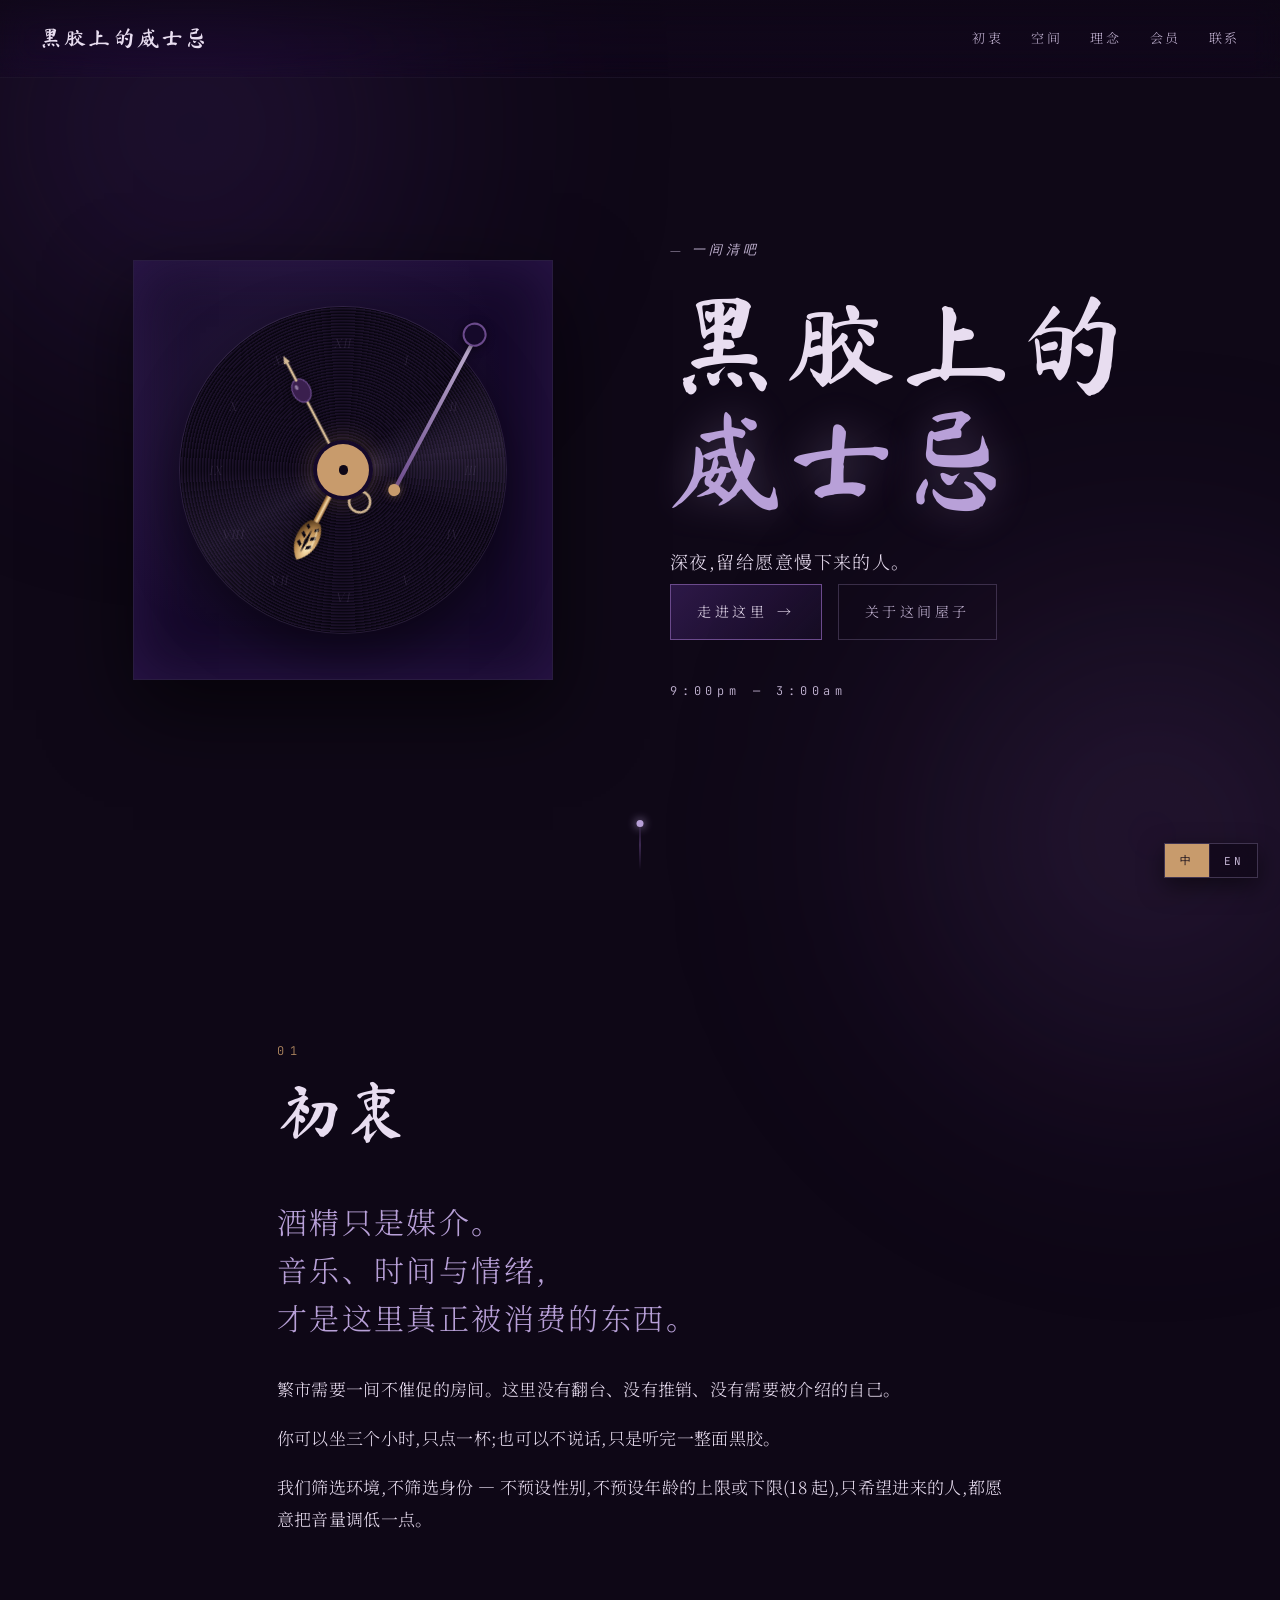
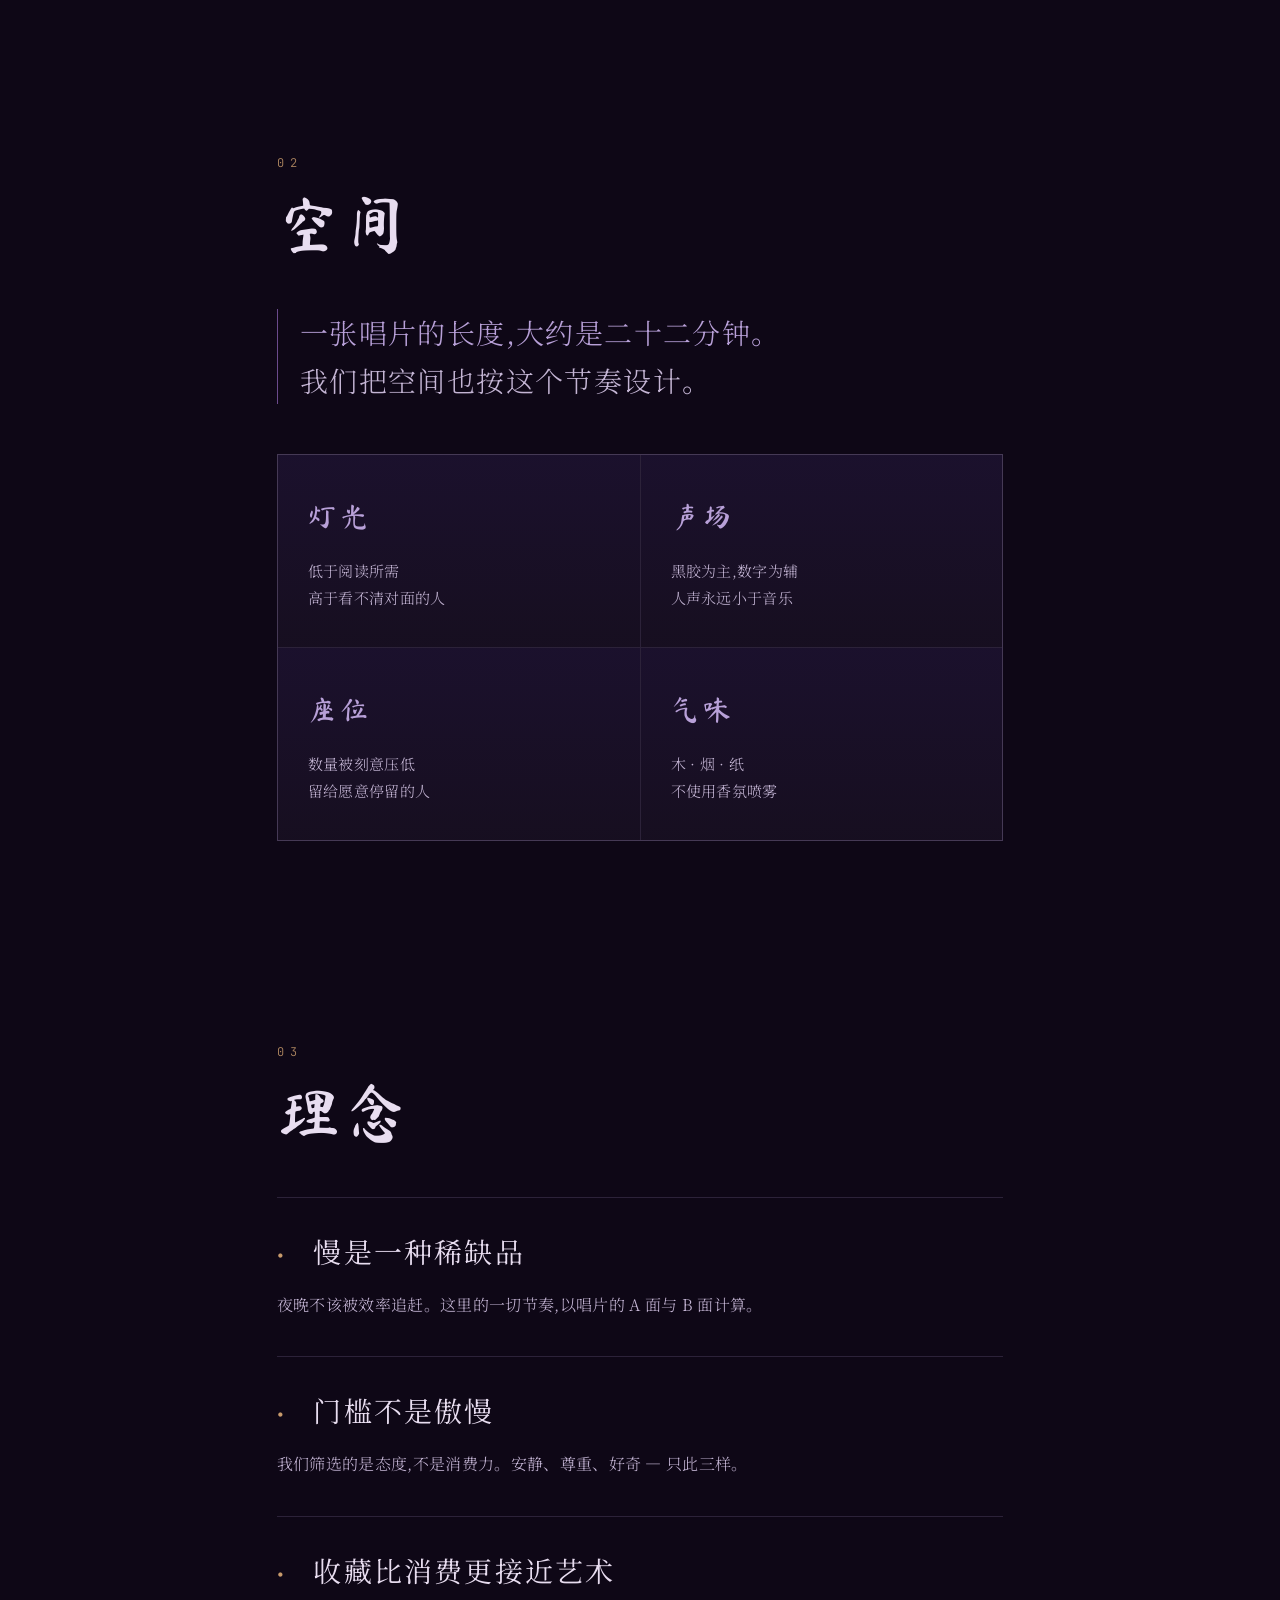
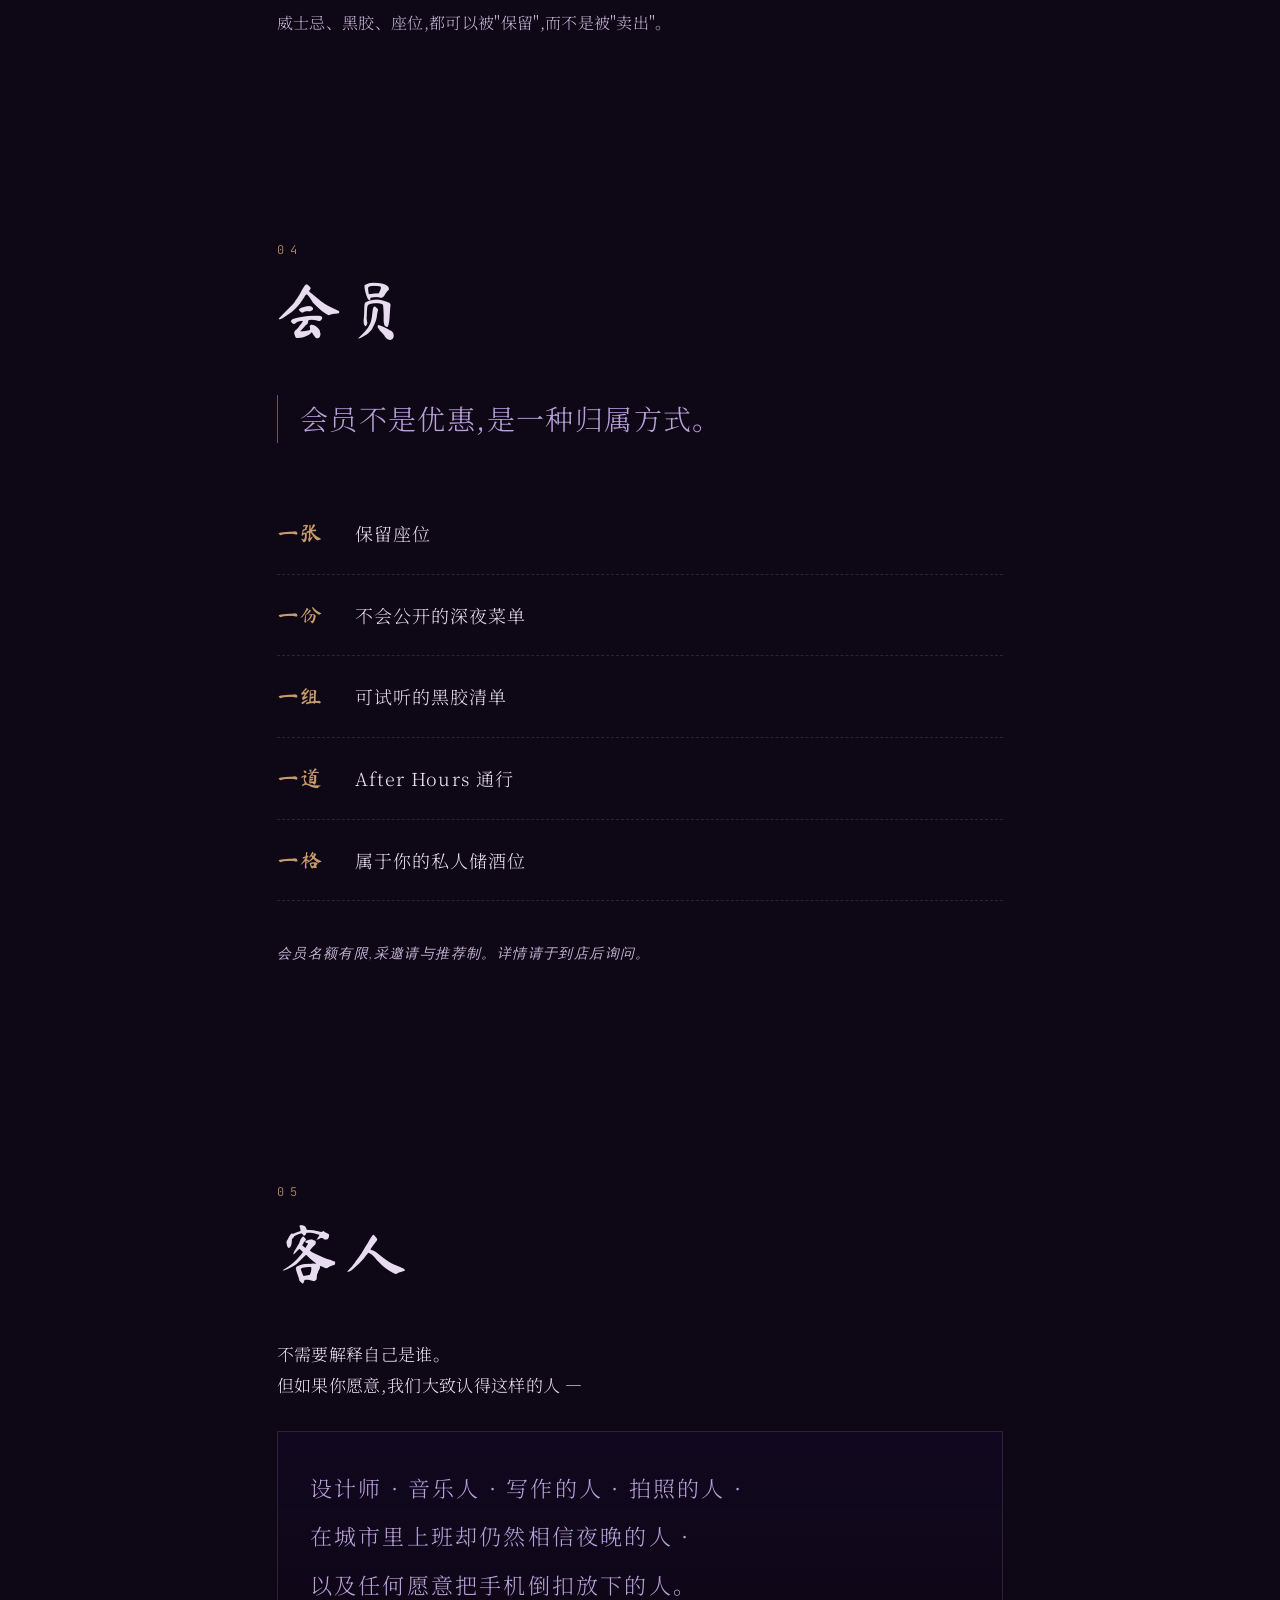
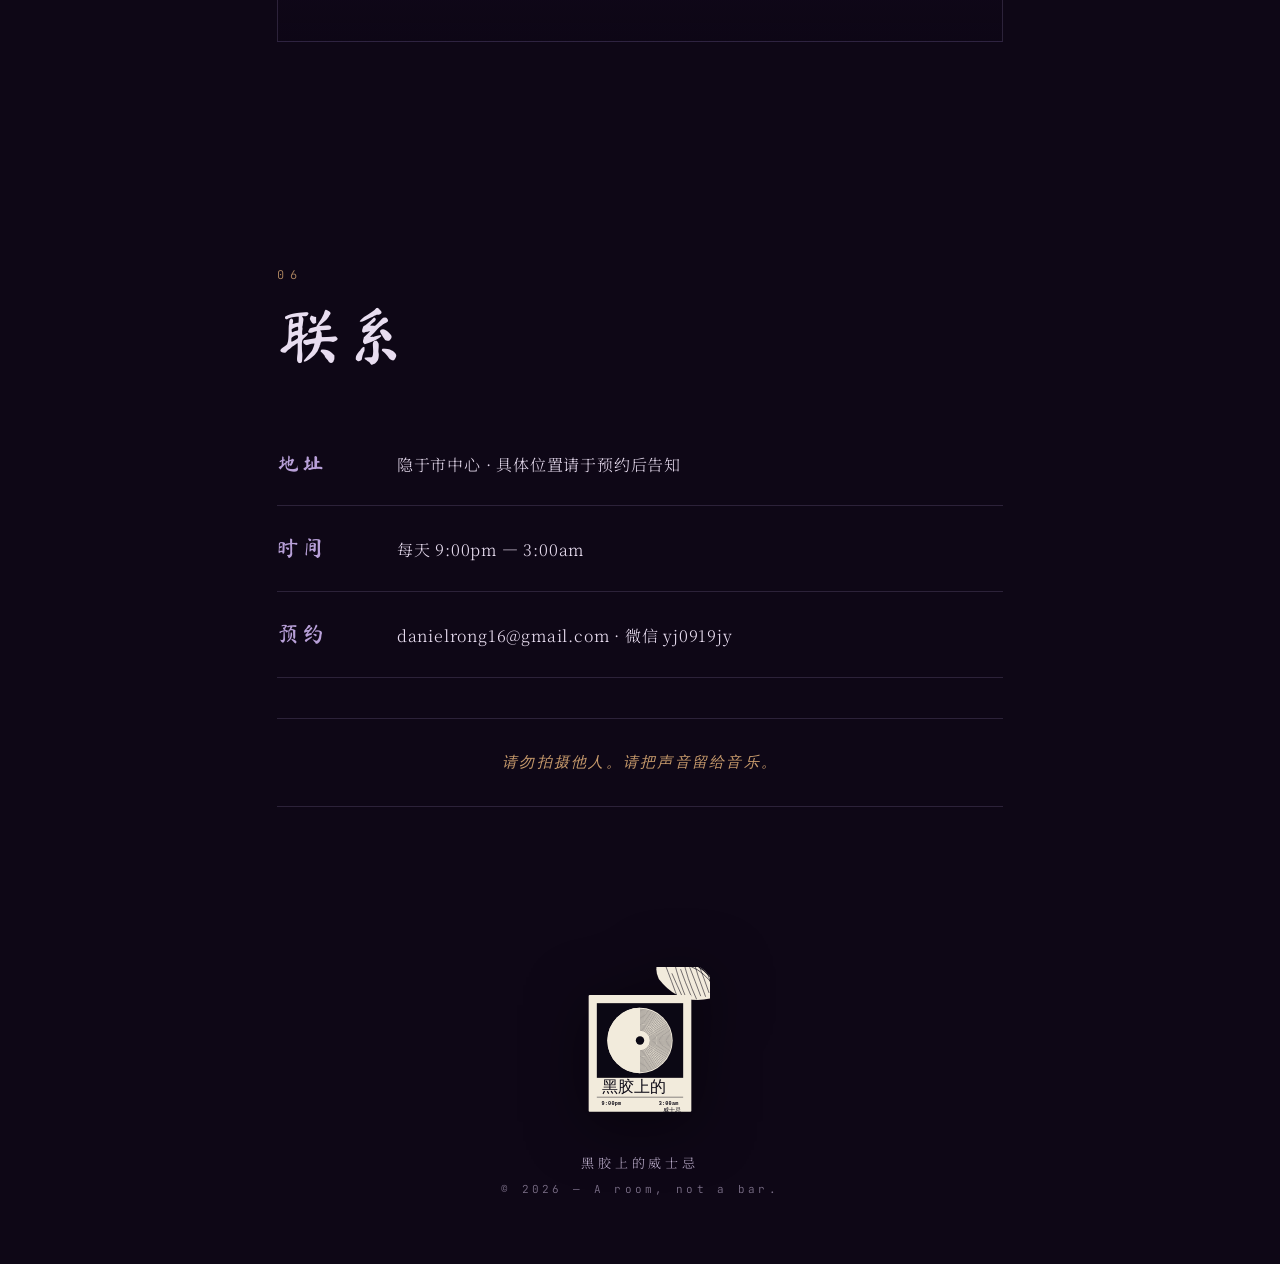
<file: index.html>
<!doctype html>
<html lang="zh-CN" data-lang="zh">
<head>
  <meta charset="utf-8" />
  <meta name="viewport" content="width=device-width,initial-scale=1,viewport-fit=cover" />
  <title data-i18n="title.page">黑胶上的威士忌 · Whiskey on Vinyl</title>
  <meta name="description" content="深夜的一间清吧 — A late-night listening room." />
  <meta name="theme-color" content="#0E0716" />
  <meta http-equiv="Cache-Control" content="no-cache, no-store, must-revalidate" />
  <meta http-equiv="Pragma" content="no-cache" />
  <meta http-equiv="Expires" content="0" />
  <link rel="icon" type="image/svg+xml" href="logo.svg" />
  <link rel="preconnect" href="https://fonts.googleapis.com" />
  <link rel="preconnect" href="https://fonts.gstatic.com" crossorigin />
  <link href="https://fonts.googleapis.com/css2?family=Ma+Shan+Zheng&family=Noto+Serif+SC:wght@300;400;600&family=Cormorant+Garamond:ital,wght@0,300;0,400;0,600;1,300;1,400&family=JetBrains+Mono:wght@300;400&display=swap" rel="stylesheet" />
  <link rel="stylesheet" href="styles.css?v=8" />
</head>
<body>

<!-- ambient grain & glow -->
<div class="grain" aria-hidden="true"></div>
<div class="glow glow-a" aria-hidden="true"></div>
<div class="glow glow-b" aria-hidden="true"></div>

<!-- nav -->
<header class="nav">
  <a class="nav-brand" href="#top">
    <span class="nav-brand-zh" data-lang-only="zh">黑胶上的威士忌</span>
    <span class="nav-brand-en" data-lang-only="en">Whiskey on Vinyl</span>
  </a>
  <nav class="nav-links">
    <a href="#about" data-i18n="nav.about">初衷</a>
    <a href="#room" data-i18n="nav.room">空间</a>
    <a href="#philosophy" data-i18n="nav.philosophy">理念</a>
    <a href="#members" data-i18n="nav.members">会员</a>
    <a href="#contact" data-i18n="nav.contact">联系</a>
  </nav>
</header>

<!-- HERO -->
<section id="top" class="hero">
  <div class="hero-inner">
    <div class="hero-art">
      <div class="vinyl-frame">
        <div class="vinyl">
          <div class="vinyl-disc"></div>
          <svg class="vinyl-clock" viewBox="-100 -100 200 200" aria-hidden="true" preserveAspectRatio="xMidYMid meet">
            <defs>
              <!-- shaft: horizontal cylindrical gradient (dark edge → bright stripe → dark edge) -->
              <linearGradient id="shaftGrad" x1="0" y1="0" x2="1" y2="0">
                <stop offset="0%"   stop-color="#5b3818"/>
                <stop offset="22%"  stop-color="#a87a4a"/>
                <stop offset="46%"  stop-color="#f3d7a4"/>
                <stop offset="70%"  stop-color="#b7884e"/>
                <stop offset="100%" stop-color="#4a2c10"/>
              </linearGradient>
              <!-- bowl: off-center radial gradient for 3D teardrop -->
              <radialGradient id="bowlGrad" cx="0.32" cy="0.32" r="0.85">
                <stop offset="0%"   stop-color="#fbe9bb"/>
                <stop offset="22%"  stop-color="#e6c189"/>
                <stop offset="55%"  stop-color="#b7884e"/>
                <stop offset="100%" stop-color="#3d260f"/>
              </radialGradient>
              <!-- cap: same cylinder feel, narrower -->
              <linearGradient id="capGrad" x1="0" y1="0" x2="1" y2="0">
                <stop offset="0%"   stop-color="#5b3818"/>
                <stop offset="35%"  stop-color="#e6c189"/>
                <stop offset="70%"  stop-color="#b7884e"/>
                <stop offset="100%" stop-color="#4a2c10"/>
              </linearGradient>
            </defs>

            <g class="clock-numerals">
              <text x="0"      y="-78"   text-anchor="middle" dominant-baseline="central">XII</text>
              <text x="39"     y="-67.5" text-anchor="middle" dominant-baseline="central">I</text>
              <text x="67.5"   y="-39"   text-anchor="middle" dominant-baseline="central">II</text>
              <text x="78"     y="0"     text-anchor="middle" dominant-baseline="central">III</text>
              <text x="67.5"   y="39"    text-anchor="middle" dominant-baseline="central">IV</text>
              <text x="39"     y="67.5"  text-anchor="middle" dominant-baseline="central">V</text>
              <text x="0"      y="78"    text-anchor="middle" dominant-baseline="central">VI</text>
              <text x="-39"    y="67.5"  text-anchor="middle" dominant-baseline="central">VII</text>
              <text x="-67.5"  y="39"    text-anchor="middle" dominant-baseline="central">VIII</text>
              <text x="-78"    y="0"     text-anchor="middle" dominant-baseline="central">IX</text>
              <text x="-67.5"  y="-39"   text-anchor="middle" dominant-baseline="central">X</text>
              <text x="-39"    y="-67.5" text-anchor="middle" dominant-baseline="central">XI</text>
            </g>

            <!-- hour hand: absinthe spoon (苦艾酒匙) — flat slotted leaf head + short handle + small knob -->
            <g class="clock-hand clock-hand--hour" id="handHour">
              <!-- leaf-shaped slotted head, holes via fill-rule evenodd -->
              <path class="absinthe-head" fill-rule="evenodd" d="
                M 0 -62
                C -5 -58 -7 -52 -7 -47
                C -7 -42 -5 -38 -3 -36
                L 3 -36
                C 5 -38 7 -42 7 -47
                C 7 -52 5 -58 0 -62 Z
                M 0 -57 L 1.1 -49 L 0 -41 L -1.1 -49 Z
                M -2 -54 L -4.8 -52 L -4.2 -50 L -1.6 -52 Z
                M  2 -54 L  4.8 -52 L  4.2 -50 L  1.6 -52 Z
                M -2 -48 L -4.8 -46 L -4.2 -44 L -1.6 -46 Z
                M  2 -48 L  4.8 -46 L  4.2 -44 L  1.6 -46 Z
                M -2 -42 L -4.2 -40.5 L -3.6 -38.8 L -1.6 -40.3 Z
                M  2 -42 L  4.2 -40.5 L  3.6 -38.8 L  1.6 -40.3 Z
              "/>
              <!-- highlight gleam on leaf -->
              <path class="absinthe-head-shine" d="M -4.2 -54 Q -5 -47 -3 -40"/>
              <!-- short flat handle, slightly tapered near the head -->
              <path class="absinthe-handle" d="
                M -1.9 -36
                L -1.4 8
                Q -1.4 11.5 -2.4 12
                L  2.4 12
                Q  1.4 11.5  1.4 8
                L  1.9 -36 Z
              "/>
              <line class="absinthe-handle-shine" x1="-0.6" y1="-34" x2="-0.6" y2="9"/>
              <!-- small end knob -->
              <circle class="absinthe-knob" cx="0" cy="14" r="2.8"/>
            </g>

            <!-- minute hand: cocktail pick (水果长签) — wooden skewer piercing an olive -->
            <g class="clock-hand clock-hand--minute" id="handMinute">
              <!-- handle loop at the back -->
              <circle class="pick-loop" cx="0" cy="22" r="6.5"/>
              <!-- wooden skewer, lower section -->
              <line class="pick-stick" x1="0" y1="15" x2="0" y2="-50"/>
              <!-- olive (dark plum), with a small specular highlight + leaf nub -->
              <ellipse class="olive"           cx="0"    cy="-55"   rx="5.5" ry="7.5"/>
              <ellipse class="olive-highlight" cx="-1.8" cy="-58"   rx="1"   ry="1.6"/>
              <path    class="olive-nub"       d="M -1 -62 Q 0 -64.5 1 -62 Z"/>
              <!-- skewer tip emerging from the top of the olive -->
              <line class="pick-stick" x1="0" y1="-62" x2="0" y2="-74"/>
              <path class="pick-tip" d="M -2 -74 L 2 -74 L 0 -79 Z"/>
            </g>
          </svg>
          <div class="vinyl-center"></div>
          <div class="vinyl-arm"></div>
        </div>
      </div>
    </div>
    <div class="hero-text">
      <p class="hero-eyebrow" data-i18n="hero.eyebrow">— 一间清吧</p>
      <h1 class="hero-title" data-i18n="hero.title"><span>黑胶上的</span><br/><em>威士忌</em></h1>
      <p class="hero-sub" data-i18n="hero.sub">深夜,留给愿意慢下来的人。</p>
      <div class="hero-cta">
        <a href="#about" class="cta" data-i18n="hero.cta1">走进这里 <span aria-hidden="true">→</span></a>
        <a href="#room" class="cta cta-ghost" data-i18n="hero.cta2">关于这间屋子</a>
      </div>
      <p class="hero-time">9:00pm — 3:00am</p>
    </div>
  </div>
  <div class="scroll-cue" aria-hidden="true"><span></span></div>
</section>

<!-- ABOUT -->
<section id="about" class="block">
  <div class="block-num">01</div>
  <h2 class="block-title" data-i18n="about.title">初衷</h2>
  <div class="block-body">
    <p class="lead" data-i18n="about.lead">酒精只是媒介。<br/>音乐、时间与情绪,<br/>才是这里真正被消费的东西。</p>
    <p data-i18n="about.p1">繁市需要一间不催促的房间。这里没有翻台、没有推销、没有需要被介绍的自己。</p>
    <p data-i18n="about.p2">你可以坐三个小时,只点一杯;也可以不说话,只是听完一整面黑胶。</p>
    <p class="muted" data-i18n="about.p3">我们筛选环境,不筛选身份 — 不预设性别,不预设年龄的上限或下限(18 起),只希望进来的人,都愿意把音量调低一点。</p>
  </div>
</section>

<!-- ROOM -->
<section id="room" class="block block-room">
  <div class="block-num">02</div>
  <h2 class="block-title" data-i18n="room.title">空间</h2>
  <p class="block-quote" data-i18n="room.quote">一张唱片的长度,大约是二十二分钟。<br/><span class="muted">我们把空间也按这个节奏设计。</span></p>
  <div class="room-grid">
    <div class="room-cell">
      <div class="room-key" data-i18n="room.light.key">灯光</div>
      <div class="room-val" data-i18n="room.light.val">低于阅读所需<br/>高于看不清对面的人</div>
    </div>
    <div class="room-cell">
      <div class="room-key" data-i18n="room.sound.key">声场</div>
      <div class="room-val" data-i18n="room.sound.val">黑胶为主,数字为辅<br/>人声永远小于音乐</div>
    </div>
    <div class="room-cell">
      <div class="room-key" data-i18n="room.seat.key">座位</div>
      <div class="room-val" data-i18n="room.seat.val">数量被刻意压低<br/>留给愿意停留的人</div>
    </div>
    <div class="room-cell">
      <div class="room-key" data-i18n="room.scent.key">气味</div>
      <div class="room-val" data-i18n="room.scent.val">木 · 烟 · 纸<br/>不使用香氛喷雾</div>
    </div>
  </div>
</section>

<!-- PHILOSOPHY -->
<section id="philosophy" class="block">
  <div class="block-num">03</div>
  <h2 class="block-title" data-i18n="philo.title">理念</h2>
  <div class="philo">
    <article>
      <h3 data-i18n="philo.h1"><span class="ord" aria-hidden="true">•</span> 慢是一种稀缺品</h3>
      <p data-i18n="philo.p1">夜晚不该被效率追赶。这里的一切节奏,以唱片的 A 面与 B 面计算。</p>
    </article>
    <article>
      <h3 data-i18n="philo.h2"><span class="ord" aria-hidden="true">•</span> 门槛不是傲慢</h3>
      <p data-i18n="philo.p2">我们筛选的是态度,不是消费力。安静、尊重、好奇 — 只此三样。</p>
    </article>
    <article>
      <h3 data-i18n="philo.h3"><span class="ord" aria-hidden="true">•</span> 收藏比消费更接近艺术</h3>
      <p data-i18n="philo.p3">威士忌、黑胶、座位,都可以被"保留",而不是被"卖出"。</p>
    </article>
  </div>
</section>

<!-- MEMBERS -->
<section id="members" class="block block-members">
  <div class="block-num">04</div>
  <h2 class="block-title" data-i18n="members.title">会员</h2>
  <p class="block-quote" data-i18n="members.quote">会员不是优惠,是一种归属方式。</p>
  <ul class="member-list">
    <li data-i18n="members.li1"><span>一张</span>保留座位</li>
    <li data-i18n="members.li2"><span>一份</span>不会公开的深夜菜单</li>
    <li data-i18n="members.li3"><span>一组</span>可试听的黑胶清单</li>
    <li data-i18n="members.li4"><span>一道</span>After Hours 通行</li>
    <li data-i18n="members.li5"><span>一格</span>属于你的私人储酒位</li>
  </ul>
  <p class="fine-print" data-i18n="members.fine">会员名额有限,采邀请与推荐制。详情请于到店后询问。</p>
</section>

<!-- WHO -->
<section id="who" class="block block-who">
  <div class="block-num">05</div>
  <h2 class="block-title" data-i18n="who.title">客人</h2>
  <p class="block-body" data-i18n="who.body">不需要解释自己是谁。<br/>但如果你愿意,我们大致认得这样的人 —</p>
  <p class="who-list" data-i18n="who.list">
    设计师 · 音乐人 · 写作的人 · 拍照的人 ·<br/>
    在城市里上班却仍然相信夜晚的人 ·<br/>
    以及任何愿意把手机倒扣放下的人。
  </p>
</section>

<!-- CONTACT -->
<section id="contact" class="block block-contact">
  <div class="block-num">06</div>
  <h2 class="block-title" data-i18n="contact.title">联系</h2>
  <dl class="contact-list">
    <div><dt data-i18n="contact.dt1">地址</dt><dd data-i18n="contact.dd1">隐于市中心 · 具体位置请于预约后告知</dd></div>
    <div><dt data-i18n="contact.dt2">时间</dt><dd data-i18n="contact.dd2">每天 9:00pm — 3:00am</dd></div>
    <div><dt data-i18n="contact.dt3">预约</dt><dd data-i18n="contact.dd3">danielrong16@gmail.com · 微信 yj0919jy</dd></div>
  </dl>
  <p class="manners" data-i18n="contact.manners">请勿拍摄他人。请把声音留给音乐。</p>
</section>

<!-- LOGO MARK FOOTER -->
<footer class="foot">
  <img class="foot-logo" src="logo.svg" alt="黑胶上的威士忌 logo" />
  <p class="foot-line" data-i18n="foot.tagline">黑胶上的威士忌 · Whiskey on Vinyl</p>
  <p class="foot-line muted" data-i18n="foot.copy">© 2026 — A room, not a bar.</p>
</footer>

<!-- language toggle (bottom-right) -->
<div class="lang-toggle" role="group" aria-label="Language / 语言">
  <button type="button" data-set="zh" aria-label="切换到中文">中</button>
  <button type="button" data-set="en" aria-label="Switch to English">EN</button>
</div>

<script src="script.js?v=4"></script>
</body>
</html>
</file>
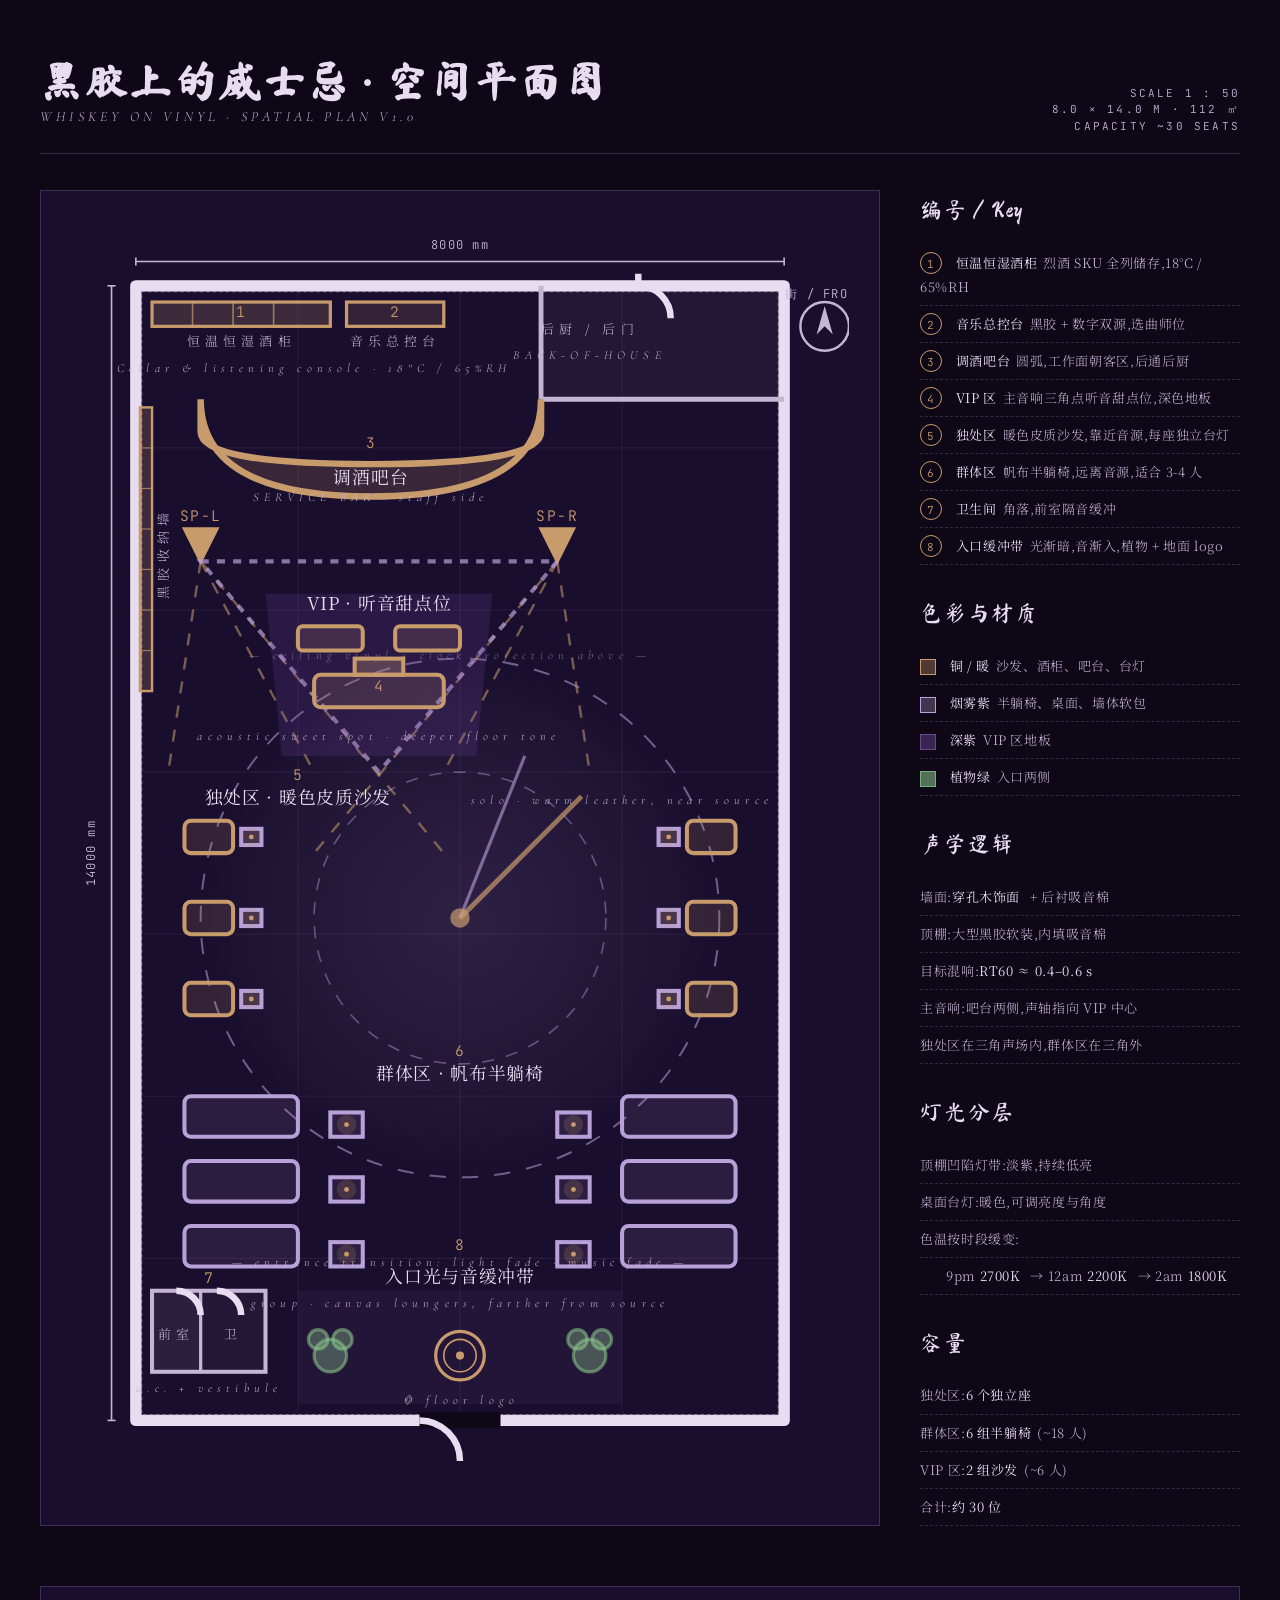
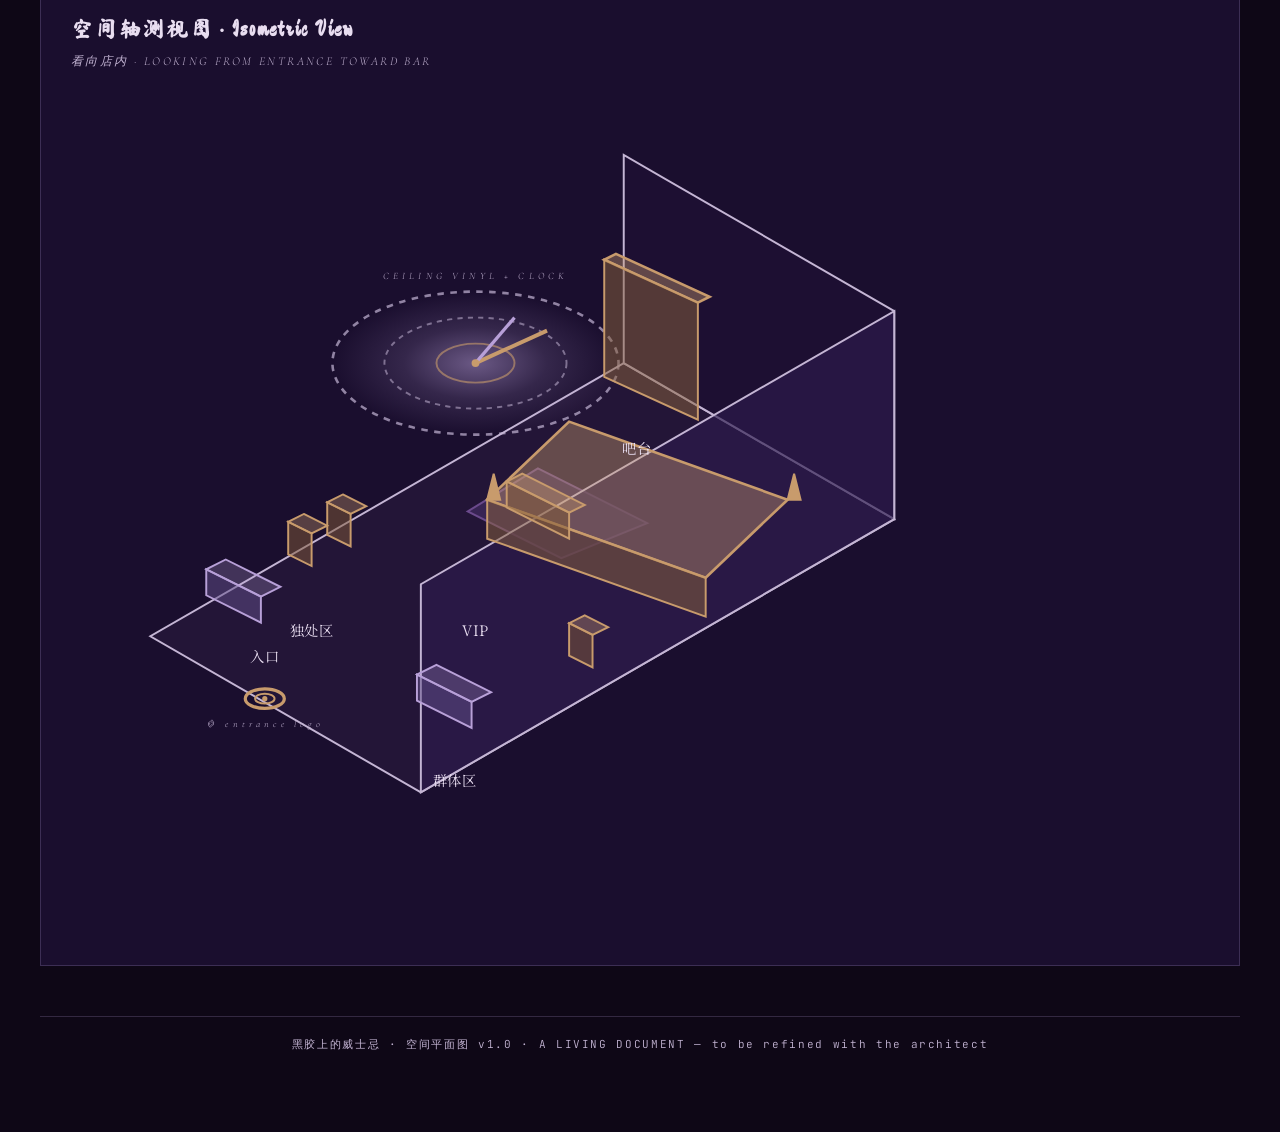
<file: plan/index.html>
<!doctype html>
<html lang="zh-CN">
<head>
  <meta charset="utf-8" />
  <meta name="viewport" content="width=device-width,initial-scale=1" />
  <title>黑胶上的威士忌 · 空间平面图 v1</title>
  <link rel="preconnect" href="https://fonts.googleapis.com" />
  <link rel="preconnect" href="https://fonts.gstatic.com" crossorigin />
  <link href="https://fonts.googleapis.com/css2?family=Ma+Shan+Zheng&family=Noto+Serif+SC:wght@300;400;600&family=Cormorant+Garamond:ital,wght@0,300;0,400;1,300&family=JetBrains+Mono:wght@300;400&display=swap" rel="stylesheet" />
  <style>
    :root {
      --ink-1: #0E0716;
      --plum: #1A0E2E;
      --plum-2: #2D1B4E;
      --smoke: #6B4A8C;
      --mist: #B8A0D8;
      --paper: #E8DDF0;
      --paper-dim: #C4B5D4;
      --copper: #C89B6C;
      --rule: rgba(184,160,216,0.22);
      --vip: rgba(120, 80, 170, 0.18);
      --speaker: #C89B6C;
      --brush: "Ma Shan Zheng", "STKaiti", cursive;
      --serif: "Noto Serif SC", serif;
      --en: "Cormorant Garamond", Georgia, serif;
      --mono: "JetBrains Mono", ui-monospace, monospace;
    }
    * { box-sizing: border-box; }
    html, body {
      margin: 0; padding: 0;
      background: var(--ink-1);
      color: var(--paper);
      font-family: var(--serif);
      font-weight: 300;
      letter-spacing: 0.04em;
    }
    .page {
      max-width: 1400px;
      margin: 0 auto;
      padding: 60px 40px 80px;
    }
    header.top {
      display: flex; align-items: baseline; justify-content: space-between;
      margin-bottom: 36px;
      border-bottom: 1px solid var(--rule);
      padding-bottom: 18px;
    }
    .title {
      font-family: var(--brush);
      font-size: 42px;
      letter-spacing: 0.06em;
      color: var(--paper);
      line-height: 1;
      margin: 0;
    }
    .title-en {
      font-family: var(--en);
      font-style: italic;
      font-size: 14px;
      color: var(--paper-dim);
      letter-spacing: 0.3em;
      text-transform: uppercase;
      margin-top: 6px;
    }
    .meta {
      font-family: var(--mono);
      font-size: 11px;
      color: var(--paper-dim);
      letter-spacing: 0.2em;
      text-align: right;
    }
    .meta div { margin: 2px 0; }
    .layout {
      display: grid;
      grid-template-columns: minmax(0, 1fr) 320px;
      gap: 40px;
    }
    @media (max-width: 1000px) {
      .layout { grid-template-columns: 1fr; }
    }
    .plan-wrap {
      background: var(--plum);
      border: 1px solid var(--rule);
      padding: 30px;
      position: relative;
    }
    svg.plan { width: 100%; height: auto; display: block; }
    .legend {
      font-size: 13px;
      line-height: 1.85;
    }
    .legend h3 {
      font-family: var(--brush);
      font-size: 22px;
      color: var(--paper);
      letter-spacing: 0.08em;
      margin: 28px 0 14px;
      font-weight: 400;
    }
    .legend h3:first-child { margin-top: 0; }
    .legend .swatch {
      display: inline-block;
      width: 16px; height: 16px;
      vertical-align: middle;
      margin-right: 10px;
      border: 1px solid var(--rule);
    }
    .legend ul { list-style: none; padding: 0; margin: 0; }
    .legend li { padding: 6px 0; color: var(--paper-dim); border-bottom: 1px dashed var(--rule); }
    .legend li strong { color: var(--paper); font-weight: 400; margin-right: 6px; }
    .legend .num {
      display: inline-block;
      width: 22px; height: 22px;
      line-height: 22px;
      text-align: center;
      border: 1px solid var(--copper);
      color: var(--copper);
      font-family: var(--mono);
      font-size: 11px;
      margin-right: 10px;
      border-radius: 50%;
    }
    /* SVG styling */
    .wall { fill: none; stroke: var(--paper); stroke-width: 1.4; stroke-linejoin: round; }
    .wall-inner { fill: none; stroke: var(--paper-dim); stroke-width: 0.6; }
    .wall-pattern { stroke: var(--paper-dim); stroke-width: 0.3; opacity: 0.5; }
    .zone-vip { fill: var(--vip); }
    .zone-buffer { fill: rgba(184,160,216,0.05); }
    .zone-back { fill: rgba(255,255,255,0.025); }
    .furniture { fill: rgba(184,160,216,0.10); stroke: var(--mist); stroke-width: 0.5; }
    .furniture-warm { fill: rgba(200,155,108,0.15); stroke: var(--copper); stroke-width: 0.5; }
    .bar-arc { fill: rgba(200,155,108,0.18); stroke: var(--copper); stroke-width: 0.8; }
    .speaker { fill: var(--copper); stroke: var(--copper); stroke-width: 0.4; }
    .speaker-cone { fill: none; stroke: var(--copper); stroke-width: 0.3; stroke-dasharray: 1.5 1.5; opacity: 0.55; }
    .sweet-spot { fill: none; stroke: var(--mist); stroke-width: 0.5; stroke-dasharray: 1 1; opacity: 0.7; }
    .lamp { fill: var(--copper); }
    .lamp-glow { fill: var(--copper); opacity: 0.18; }
    .plant { fill: rgba(140, 200, 140, 0.35); stroke: rgba(140, 200, 140, 0.55); stroke-width: 0.4; }
    .door { fill: none; stroke: var(--paper); stroke-width: 0.8; }
    .label-zh {
      font-family: var(--serif);
      font-size: 2.2px;
      fill: var(--paper);
      font-weight: 400;
      letter-spacing: 0.04em;
    }
    .label-sm {
      font-family: var(--serif);
      font-size: 1.6px;
      fill: var(--paper-dim);
    }
    .label-num {
      font-family: var(--mono);
      font-size: 1.8px;
      fill: var(--copper);
      letter-spacing: 0.1em;
    }
    .label-axis {
      font-family: var(--mono);
      font-size: 1.5px;
      fill: var(--paper-dim);
      letter-spacing: 0.1em;
    }
    .label-en {
      font-family: var(--en);
      font-style: italic;
      font-size: 1.5px;
      fill: var(--paper-dim);
    }
    .grid-line { stroke: rgba(184,160,216,0.08); stroke-width: 0.15; }
    .axis-tick { stroke: var(--paper-dim); stroke-width: 0.2; }

    /* Iso view */
    .iso-wrap {
      margin-top: 60px;
      padding: 30px;
      background: var(--plum);
      border: 1px solid var(--rule);
    }
    .iso-title {
      font-family: var(--brush);
      font-size: 22px;
      color: var(--paper);
      letter-spacing: 0.08em;
      margin: 0 0 10px;
    }
    .iso-note {
      font-family: var(--en);
      font-style: italic;
      font-size: 12px;
      color: var(--paper-dim);
      letter-spacing: 0.2em;
      margin-bottom: 20px;
    }
    svg.iso { width: 100%; height: auto; display: block; }
    .iso-floor { fill: rgba(184,160,216,0.05); stroke: var(--paper-dim); stroke-width: 0.3; }
    .iso-vip { fill: rgba(120, 80, 170, 0.25); stroke: var(--smoke); stroke-width: 0.3; }
    .iso-wall { fill: rgba(45,27,78,0.65); stroke: var(--paper-dim); stroke-width: 0.3; }
    .iso-wall-2 { fill: rgba(30,16,52,0.7); stroke: var(--paper-dim); stroke-width: 0.3; }
    .iso-bar { fill: rgba(200,155,108,0.4); stroke: var(--copper); stroke-width: 0.4; }
    .iso-bar-side { fill: rgba(140,100,60,0.5); stroke: var(--copper); stroke-width: 0.3; }
    .iso-sofa-top { fill: rgba(200,155,108,0.35); stroke: var(--copper); stroke-width: 0.3; }
    .iso-sofa-side { fill: rgba(130,90,55,0.5); stroke: var(--copper); stroke-width: 0.3; }
    .iso-grp-top { fill: rgba(184,160,216,0.25); stroke: var(--mist); stroke-width: 0.3; }
    .iso-grp-side { fill: rgba(100,80,140,0.5); stroke: var(--mist); stroke-width: 0.3; }
    .iso-ceiling-disc { fill: none; stroke: var(--paper-dim); stroke-width: 0.4; stroke-dasharray: 1 1; opacity: 0.55; }
    .iso-speaker { fill: var(--copper); stroke: var(--copper); stroke-width: 0.3; }

    .footer-note {
      margin-top: 50px;
      padding-top: 20px;
      border-top: 1px solid var(--rule);
      font-family: var(--mono);
      font-size: 11px;
      color: var(--paper-dim);
      letter-spacing: 0.15em;
      text-align: center;
    }
  </style>
</head>
<body>

<div class="page">

  <header class="top">
    <div>
      <h1 class="title">黑胶上的威士忌 · 空间平面图</h1>
      <div class="title-en">WHISKEY ON VINYL · SPATIAL PLAN v1.0</div>
    </div>
    <div class="meta">
      <div>SCALE 1 : 50</div>
      <div>8.0 × 14.0 M  ·  112 ㎡</div>
      <div>CAPACITY ~30 SEATS</div>
    </div>
  </header>

  <div class="layout">
    <div class="plan-wrap">
      <!-- ============ TOP-DOWN FLOOR PLAN ============
        viewBox in decimeters: shop is 80 × 140 dm, with 8 dm margin
      -->
      <svg class="plan" viewBox="-8 -8 96 156" preserveAspectRatio="xMidYMid meet">
        <defs>
          <!-- perforated wood pattern -->
          <pattern id="woodWall" x="0" y="0" width="2" height="2" patternUnits="userSpaceOnUse">
            <circle cx="1" cy="1" r="0.15" fill="rgba(184,160,216,0.55)"/>
          </pattern>
          <pattern id="acousticPad" x="0" y="0" width="1.5" height="1.5" patternUnits="userSpaceOnUse">
            <rect width="1.5" height="1.5" fill="rgba(140,100,160,0.10)"/>
            <line x1="0" y1="0" x2="1.5" y2="1.5" stroke="rgba(184,160,216,0.30)" stroke-width="0.1"/>
          </pattern>
          <radialGradient id="ceilingDisc" cx="0.5" cy="0.5" r="0.5">
            <stop offset="0%" stop-color="rgba(184,160,216,0.18)"/>
            <stop offset="80%" stop-color="rgba(184,160,216,0.05)"/>
            <stop offset="100%" stop-color="rgba(184,160,216,0)"/>
          </radialGradient>
        </defs>

        <!-- subtle grid -->
        <g class="grid">
          <line class="grid-line" x1="0"  y1="0" x2="0"  y2="140"/>
          <line class="grid-line" x1="20" y1="0" x2="20" y2="140"/>
          <line class="grid-line" x1="40" y1="0" x2="40" y2="140"/>
          <line class="grid-line" x1="60" y1="0" x2="60" y2="140"/>
          <line class="grid-line" x1="80" y1="0" x2="80" y2="140"/>
          <line class="grid-line" x1="0" y1="0"   x2="80" y2="0"/>
          <line class="grid-line" x1="0" y1="20"  x2="80" y2="20"/>
          <line class="grid-line" x1="0" y1="40"  x2="80" y2="40"/>
          <line class="grid-line" x1="0" y1="60"  x2="80" y2="60"/>
          <line class="grid-line" x1="0" y1="80"  x2="80" y2="80"/>
          <line class="grid-line" x1="0" y1="100" x2="80" y2="100"/>
          <line class="grid-line" x1="0" y1="120" x2="80" y2="120"/>
          <line class="grid-line" x1="0" y1="140" x2="80" y2="140"/>
        </g>

        <!-- ============ CEILING DISC PROJECTION (顶棚黑胶投影) ============ -->
        <circle cx="40" cy="78" r="32" fill="url(#ceilingDisc)" opacity="0.7"/>
        <circle cx="40" cy="78" r="32" fill="none" stroke="var(--mist)" stroke-width="0.25" stroke-dasharray="2 2" opacity="0.55"/>
        <circle cx="40" cy="78" r="18" fill="none" stroke="var(--mist)" stroke-width="0.2" stroke-dasharray="1.5 1.5" opacity="0.45"/>
        <!-- clock hands projection -->
        <line x1="40" y1="78" x2="55" y2="63" stroke="var(--copper)" stroke-width="0.6" opacity="0.7"/>
        <line x1="40" y1="78" x2="48" y2="58" stroke="var(--mist)" stroke-width="0.4" opacity="0.6"/>
        <circle cx="40" cy="78" r="1.2" fill="var(--copper)" opacity="0.7"/>
        <text class="label-en" x="14" y="46" opacity="0.6">— ceiling vinyl + clock projection above —</text>

        <!-- ============ OUTER WALLS ============ -->
        <rect x="0" y="0" width="80" height="140" class="wall"/>

        <!-- wall acoustic treatment shading (inner perimeter) -->
        <rect x="0.7" y="0.7" width="78.6" height="138.6" fill="none" stroke="var(--paper-dim)" stroke-width="0.2" stroke-dasharray="0.4 0.4" opacity="0.5"/>

        <!-- ============ BACK ZONE (吧台 + 后厨) ============ -->
        <!-- Back-of-house partition wall (separating back kitchen from main room) -->
        <!-- The arc bar runs across, leaving right corner open as the corridor to back kitchen / back door -->

        <!-- Back kitchen / back-of-house area (top right corner) -->
        <rect x="50" y="0" width="30" height="14" fill="rgba(255,255,255,0.04)"/>
        <line x1="50" y1="0" x2="50" y2="14" class="wall-inner"/>
        <line x1="50" y1="14" x2="80" y2="14" class="wall-inner"/>
        <!-- back door (top) -->
        <path class="door" d="M 62 0 L 62 -1.5 M 62 0 A 4 4 0 0 1 66 4"/>
        <text class="label-sm" x="56" y="6" text-anchor="middle">后厨 / 后门</text>
        <text class="label-en" x="56" y="9" text-anchor="middle">BACK-OF-HOUSE</text>

        <!-- Wine cabinet (恒温恒湿酒柜) on back wall, left -->
        <rect x="2" y="2" width="22" height="3" fill="rgba(200,155,108,0.20)" stroke="var(--copper)" stroke-width="0.4"/>
        <!-- subdivisions -->
        <g stroke="var(--copper)" stroke-width="0.2" opacity="0.7">
          <line x1="7"  y1="2" x2="7"  y2="5"/>
          <line x1="12" y1="2" x2="12" y2="5"/>
          <line x1="17" y1="2" x2="17" y2="5"/>
        </g>
        <text class="label-sm" x="13" y="7.4" text-anchor="middle">恒温恒湿酒柜</text>
        <text class="label-num" x="13" y="3.8" text-anchor="middle" fill="var(--copper)" font-size="1.4">1</text>

        <!-- Music master control -->
        <rect x="26" y="2" width="12" height="3" fill="rgba(200,155,108,0.15)" stroke="var(--copper)" stroke-width="0.4"/>
        <text class="label-sm" x="32" y="7.4" text-anchor="middle">音乐总控台</text>
        <text class="label-num" x="32" y="3.8" text-anchor="middle" fill="var(--copper)" font-size="1.4">2</text>
        <text class="label-en" x="22" y="10.6" text-anchor="middle">Cellar &amp; listening console · 18°C / 65%RH</text>

        <!-- Vinyl shelving against the left wall -->
        <rect x="0.5" y="15" width="1.5" height="35" fill="rgba(200,155,108,0.20)" stroke="var(--copper)" stroke-width="0.3"/>
        <g stroke="var(--copper)" stroke-width="0.15" opacity="0.7">
          <line x1="0.5" y1="20" x2="2" y2="20"/>
          <line x1="0.5" y1="25" x2="2" y2="25"/>
          <line x1="0.5" y1="30" x2="2" y2="30"/>
          <line x1="0.5" y1="35" x2="2" y2="35"/>
          <line x1="0.5" y1="40" x2="2" y2="40"/>
          <line x1="0.5" y1="45" x2="2" y2="45"/>
        </g>
        <text class="label-sm" x="4" y="33" transform="rotate(-90 4 33)" text-anchor="middle">黑胶收纳墙</text>

        <!-- ============ BAR ARC (调酒区) ============ -->
        <!-- Arc bar — opens toward room, deepest at top center -->
        <!-- Arc from (8, 14) curving down to (50, 14), peak at (29, 22) -->
        <path class="bar-arc" d="
          M 8 14
          Q 8 26 29 26
          Q 50 26 50 14
          L 50 18
          Q 50 22 29 22
          Q 8 22 8 18
          Z
        "/>
        <text class="label-zh" x="29" y="24.5" text-anchor="middle">调酒吧台</text>
        <text class="label-en" x="29" y="26.5" text-anchor="middle">SERVICE BAR · staff side</text>
        <text class="label-num" x="29" y="20" text-anchor="middle">3</text>

        <!-- ============ SPEAKERS ============ -->
        <!-- Two main speakers flanking the bar, firing into room -->
        <polygon class="speaker" points="6,30 10,30 8,34"/>
        <polygon class="speaker" points="50,30 54,30 52,34"/>
        <text class="label-num" x="8" y="29" text-anchor="middle">SP-L</text>
        <text class="label-num" x="52" y="29" text-anchor="middle">SP-R</text>

        <!-- Speaker dispersion cones (acoustic) -->
        <path class="speaker-cone" d="M 8 34 L 22 60 M 8 34 L 38 70 M 8 34 L 4 60"/>
        <path class="speaker-cone" d="M 52 34 L 38 60 M 52 34 L 22 70 M 52 34 L 56 60"/>

        <!-- VIP sweet spot triangle (apex from speakers) -->
        <path class="sweet-spot" d="M 8 34 L 52 34 L 30 60 Z"/>

        <!-- ============ VIP ZONE (sweet spot) ============ -->
        <!-- Darker floor patch -->
        <path class="zone-vip" d="M 16 38 L 44 38 L 42 58 L 18 58 Z"/>
        <!-- VIP seating: two lounge groupings inside sweet spot -->
        <g class="furniture-warm">
          <rect x="20" y="42" width="8" height="3" rx="0.6"/>
          <rect x="32" y="42" width="8" height="3" rx="0.6"/>
          <rect x="22" y="48" width="16" height="4" rx="0.8"/>
          <!-- low table -->
          <rect x="27" y="46" width="6" height="2" fill="rgba(200,155,108,0.30)" stroke="var(--copper)"/>
        </g>
        <text class="label-zh" x="30" y="40" text-anchor="middle">VIP · 听音甜点位</text>
        <text class="label-en" x="30" y="56" text-anchor="middle">acoustic sweet spot · deeper floor tone</text>
        <text class="label-num" x="30" y="50" text-anchor="middle">4</text>

        <!-- ============ SOLO ZONE (closer to source) ============ -->
        <!-- Single armchair / soft leather sofa, individual tables + lamps -->
        <g>
          <!-- Left column solos (3 sofas) -->
          <g class="furniture-warm">
            <rect x="6" y="66" width="6" height="4" rx="0.8"/>
            <rect x="6" y="76" width="6" height="4" rx="0.8"/>
            <rect x="6" y="86" width="6" height="4" rx="0.8"/>
          </g>
          <!-- corresponding small tables + lamps -->
          <g>
            <rect x="13" y="67" width="2.5" height="2" class="furniture"/>
            <circle cx="14.25" cy="68" r="0.3" class="lamp"/>
            <circle cx="14.25" cy="68" r="1.2" class="lamp-glow"/>
            <rect x="13" y="77" width="2.5" height="2" class="furniture"/>
            <circle cx="14.25" cy="78" r="0.3" class="lamp"/>
            <circle cx="14.25" cy="78" r="1.2" class="lamp-glow"/>
            <rect x="13" y="87" width="2.5" height="2" class="furniture"/>
            <circle cx="14.25" cy="88" r="0.3" class="lamp"/>
            <circle cx="14.25" cy="88" r="1.2" class="lamp-glow"/>
          </g>

          <!-- Right column solos (3 sofas) -->
          <g class="furniture-warm">
            <rect x="68" y="66" width="6" height="4" rx="0.8"/>
            <rect x="68" y="76" width="6" height="4" rx="0.8"/>
            <rect x="68" y="86" width="6" height="4" rx="0.8"/>
          </g>
          <g>
            <rect x="64.5" y="67" width="2.5" height="2" class="furniture"/>
            <circle cx="65.75" cy="68" r="0.3" class="lamp"/>
            <circle cx="65.75" cy="68" r="1.2" class="lamp-glow"/>
            <rect x="64.5" y="77" width="2.5" height="2" class="furniture"/>
            <circle cx="65.75" cy="78" r="0.3" class="lamp"/>
            <circle cx="65.75" cy="78" r="1.2" class="lamp-glow"/>
            <rect x="64.5" y="87" width="2.5" height="2" class="furniture"/>
            <circle cx="65.75" cy="88" r="0.3" class="lamp"/>
            <circle cx="65.75" cy="88" r="1.2" class="lamp-glow"/>
          </g>
        </g>
        <text class="label-zh" x="20" y="64" text-anchor="middle">独处区 · 暖色皮质沙发</text>
        <text class="label-num" x="20" y="61" text-anchor="middle">5</text>
        <text class="label-en" x="60" y="64" text-anchor="middle">solo · warm leather, near source</text>

        <!-- ============ GROUP ZONE (farther from source) ============ -->
        <g class="furniture">
          <rect x="6" y="100" width="14" height="5" rx="0.8"/>
          <rect x="6" y="108" width="14" height="5" rx="0.8"/>
          <rect x="6" y="116" width="14" height="5" rx="0.8"/>
          <rect x="60" y="100" width="14" height="5" rx="0.8"/>
          <rect x="60" y="108" width="14" height="5" rx="0.8"/>
          <rect x="60" y="116" width="14" height="5" rx="0.8"/>
        </g>
        <!-- group tables -->
        <g>
          <rect x="24" y="102" width="4" height="3" class="furniture"/>
          <rect x="24" y="110" width="4" height="3" class="furniture"/>
          <rect x="24" y="118" width="4" height="3" class="furniture"/>
          <rect x="52" y="102" width="4" height="3" class="furniture"/>
          <rect x="52" y="110" width="4" height="3" class="furniture"/>
          <rect x="52" y="118" width="4" height="3" class="furniture"/>
          <!-- lamps -->
          <circle cx="26" cy="103.5" r="0.3" class="lamp"/><circle cx="26" cy="103.5" r="1.2" class="lamp-glow"/>
          <circle cx="26" cy="111.5" r="0.3" class="lamp"/><circle cx="26" cy="111.5" r="1.2" class="lamp-glow"/>
          <circle cx="26" cy="119.5" r="0.3" class="lamp"/><circle cx="26" cy="119.5" r="1.2" class="lamp-glow"/>
          <circle cx="54" cy="103.5" r="0.3" class="lamp"/><circle cx="54" cy="103.5" r="1.2" class="lamp-glow"/>
          <circle cx="54" cy="111.5" r="0.3" class="lamp"/><circle cx="54" cy="111.5" r="1.2" class="lamp-glow"/>
          <circle cx="54" cy="119.5" r="0.3" class="lamp"/><circle cx="54" cy="119.5" r="1.2" class="lamp-glow"/>
        </g>
        <text class="label-zh" x="40" y="98" text-anchor="middle">群体区 · 帆布半躺椅</text>
        <text class="label-num" x="40" y="95" text-anchor="middle">6</text>
        <text class="label-en" x="40" y="126" text-anchor="middle">group · canvas loungers, farther from source</text>

        <!-- ============ BATHROOM (with vestibule) ============ -->
        <rect x="2" y="124" width="14" height="10" fill="rgba(255,255,255,0.04)" stroke="var(--paper-dim)" stroke-width="0.5"/>
        <!-- vestibule -->
        <rect x="2" y="124" width="6" height="10" fill="rgba(184,160,216,0.05)" stroke="var(--paper-dim)" stroke-width="0.3"/>
        <line x1="8" y1="124" x2="8" y2="134" stroke="var(--paper-dim)" stroke-width="0.4"/>
        <!-- doors -->
        <path class="door" d="M 5 124 A 3 3 0 0 1 8 127"/>
        <path class="door" d="M 10 124 A 3 3 0 0 1 13 127"/>
        <text class="label-sm" x="5" y="130" text-anchor="middle">前室</text>
        <text class="label-sm" x="12" y="130" text-anchor="middle">卫</text>
        <text class="label-en" x="9" y="136.5" text-anchor="middle">w.c. + vestibule</text>
        <text class="label-num" x="9" y="123" text-anchor="middle">7</text>

        <!-- ============ ENTRANCE BUFFER ============ -->
        <rect class="zone-buffer" x="20" y="124" width="40" height="14"/>
        <!-- plants -->
        <g class="plant">
          <circle cx="24" cy="132" r="2"/>
          <circle cx="22.5" cy="130" r="1.2"/>
          <circle cx="25.5" cy="130" r="1.2"/>
          <circle cx="56" cy="132" r="2"/>
          <circle cx="54.5" cy="130" r="1.2"/>
          <circle cx="57.5" cy="130" r="1.2"/>
        </g>
        <!-- floor logo (vinyl/clock symbol) -->
        <circle cx="40" cy="132" r="3" fill="none" stroke="var(--copper)" stroke-width="0.4"/>
        <circle cx="40" cy="132" r="2" fill="none" stroke="var(--copper)" stroke-width="0.2"/>
        <circle cx="40" cy="132" r="0.5" fill="var(--copper)"/>
        <text class="label-en" x="40" y="138" text-anchor="middle" fill="var(--copper)">⌬ floor logo</text>
        <!-- entry door -->
        <line x1="35" y1="140" x2="45" y2="140" stroke="var(--ink-1)" stroke-width="2"/>
        <path class="door" d="M 35 140 A 5 5 0 0 1 40 145"/>
        <text class="label-zh" x="40" y="123" text-anchor="middle">入口光与音缓冲带</text>
        <text class="label-en" x="40" y="121" text-anchor="middle">— entrance transition: light fade · music fade —</text>
        <text class="label-num" x="40" y="119" text-anchor="middle">8</text>

        <!-- ============ DIMENSION LINES & SCALE ============ -->
        <g class="axis-tick">
          <line x1="0" y1="-3" x2="80" y2="-3"/>
          <line x1="0" y1="-3.5" x2="0" y2="-2.5"/>
          <line x1="80" y1="-3.5" x2="80" y2="-2.5"/>
        </g>
        <text class="label-axis" x="40" y="-4.5" text-anchor="middle">8000 mm</text>

        <g class="axis-tick">
          <line x1="-3" y1="0" x2="-3" y2="140"/>
          <line x1="-3.5" y1="0" x2="-2.5" y2="0"/>
          <line x1="-3.5" y1="140" x2="-2.5" y2="140"/>
        </g>
        <text class="label-axis" x="-5" y="70" text-anchor="middle" transform="rotate(-90 -5 70)">14000 mm</text>

        <!-- N indicator -->
        <g transform="translate(85 5)">
          <circle cx="0" cy="0" r="3" fill="none" stroke="var(--paper-dim)" stroke-width="0.3"/>
          <polygon points="0,-2.5 1,1 0,0 -1,1" fill="var(--paper-dim)"/>
          <text class="label-axis" x="0" y="-3.5" text-anchor="middle">街 / FRONT</text>
        </g>
      </svg>
    </div>

    <!-- ============ LEGEND ============ -->
    <aside class="legend">
      <h3>编号 / Key</h3>
      <ul>
        <li><span class="num">1</span> <strong>恒温恒湿酒柜</strong>烈酒 SKU 全列储存,18°C / 65%RH</li>
        <li><span class="num">2</span> <strong>音乐总控台</strong>黑胶 + 数字双源,选曲师位</li>
        <li><span class="num">3</span> <strong>调酒吧台</strong>圆弧,工作面朝客区,后通后厨</li>
        <li><span class="num">4</span> <strong>VIP 区</strong>主音响三角点听音甜点位,深色地板</li>
        <li><span class="num">5</span> <strong>独处区</strong>暖色皮质沙发,靠近音源,每座独立台灯</li>
        <li><span class="num">6</span> <strong>群体区</strong>帆布半躺椅,远离音源,适合 3-4 人</li>
        <li><span class="num">7</span> <strong>卫生间</strong>角落,前室隔音缓冲</li>
        <li><span class="num">8</span> <strong>入口缓冲带</strong>光渐暗,音渐入,植物 + 地面 logo</li>
      </ul>

      <h3>色彩与材质</h3>
      <ul>
        <li><span class="swatch" style="background: rgba(200,155,108,0.35); border-color: var(--copper)"></span> <strong>铜 / 暖</strong>沙发、酒柜、吧台、台灯</li>
        <li><span class="swatch" style="background: rgba(184,160,216,0.30); border-color: var(--mist)"></span> <strong>烟雾紫</strong>半躺椅、桌面、墙体软包</li>
        <li><span class="swatch" style="background: rgba(120, 80, 170, 0.40); border-color: var(--smoke)"></span> <strong>深紫</strong>VIP 区地板</li>
        <li><span class="swatch" style="background: rgba(140, 200, 140, 0.55); border-color: rgba(140, 200, 140, 0.7)"></span> <strong>植物绿</strong>入口两侧</li>
      </ul>

      <h3>声学逻辑</h3>
      <ul>
        <li>墙面:<strong>穿孔木饰面</strong> + 后衬吸音棉</li>
        <li>顶棚:大型黑胶软装,内填吸音棉</li>
        <li>目标混响:<strong>RT60 ≈ 0.4–0.6 s</strong></li>
        <li>主音响:吧台两侧,声轴指向 VIP 中心</li>
        <li>独处区在三角声场内,群体区在三角外</li>
      </ul>

      <h3>灯光分层</h3>
      <ul>
        <li>顶棚凹陷灯带:淡紫,持续低亮</li>
        <li>桌面台灯:暖色,可调亮度与角度</li>
        <li>色温按时段缓变:</li>
        <li style="padding-left: 26px;">9pm <strong>2700K</strong> → 12am <strong>2200K</strong> → 2am <strong>1800K</strong></li>
      </ul>

      <h3>容量</h3>
      <ul>
        <li>独处区:<strong>6 个独立座</strong></li>
        <li>群体区:<strong>6 组半躺椅</strong>(~18 人)</li>
        <li>VIP 区:<strong>2 组沙发</strong>(~6 人)</li>
        <li>合计:<strong>约 30 位</strong></li>
      </ul>
    </aside>
  </div>

  <!-- ============ ISOMETRIC PERSPECTIVE ============ -->
  <div class="iso-wrap">
    <h2 class="iso-title">空间轴测视图 · Isometric View</h2>
    <div class="iso-note">看向店内 · LOOKING FROM ENTRANCE TOWARD BAR</div>

    <svg class="iso" viewBox="-85 -42 175 130" preserveAspectRatio="xMidYMid meet">
      <!--
        Iso projection: x axis rotated +30°, y axis (depth) rotated -30°
        World point (X, Y, Z) -> screen
          screen_x = (X - Y) * cos(30) = (X - Y) * 0.866
          screen_y = (X + Y) * sin(30) - Z = (X + Y) * 0.5 - Z

        For shop 80 wide x 140 deep, scale so it fits.
        Let's use shop world units = decimeters, then scale 1.0
      -->
      <defs>
        <radialGradient id="discGlow" cx="0.5" cy="0.5" r="0.5">
          <stop offset="0%" stop-color="rgba(184,160,216,0.6)"/>
          <stop offset="50%" stop-color="rgba(184,160,216,0.2)"/>
          <stop offset="100%" stop-color="rgba(184,160,216,0)"/>
        </radialGradient>
      </defs>

      <!-- helper: in isometric, with cos30 = 0.866 and sin30 = 0.5
         shop corners (X, Y, Z):
           A (0, 0, 0)    -> ( 0,  0)
           B (80, 0, 0)   -> ( 69.3, 40)
           C (80, 140, 0) -> ( -52, 110)
           D (0, 140, 0)  -> ( -121.2, 70)
         scale 0.6:
           A -> (0, 0)
           B -> (41.6, 24)
           C -> (-31.2, 66)
           D -> (-72.8, 42)
       -->

      <!-- FLOOR (full) -->
      <polygon class="iso-floor" points="0,0  41.6,24  -31.2,66  -72.8,42"/>

      <!-- VIP floor patch (deeper purple) — at sweet spot zone
         VIP corners in world (X,Y): (16,38) (44,38) (42,58) (18,58)
         iso = (X-Y)*0.6, (X+Y)*0.3
         (16,38) -> ((16-38)*0.6, (16+38)*0.3) = (-13.2, 16.2)
         (44,38) -> ( 3.6, 24.6)
         (42,58) -> (-9.6, 30)
         (18,58) -> (-24, 22.8)
      -->
      <polygon class="iso-vip" points="-13.2,16.2  3.6,24.6  -9.6,30  -24,22.8"/>

      <!-- WALLS (verticals) — wall height = 32 dm = 3.2 m
         Each wall is a polygon: floor edge + top edge (Z=32)
         Top edge: floor screen_y - 32
      -->
      <!-- Back wall (Y=0, from A to B): A (0,0), B (41.6,24); top: A' (0,-32), B' (41.6,-8) -->
      <polygon class="iso-wall-2" points="0,0  41.6,24  41.6,-8  0,-32"/>
      <!-- Right wall (X=80, from B to C): B(41.6,24), C(-31.2,66); top: B'(41.6,-8), C'(-31.2,34) -->
      <polygon class="iso-wall" points="41.6,24  -31.2,66  -31.2,34  41.6,-8"/>
      <!-- Front wall hidden (entrance side) — show partially as low element -->

      <!-- CEILING DISC (large vinyl) — hovering at Z=28 above center of room (40, 78)
           screen point of center: (-22.8, 35.4), shift up by 28 -> (-22.8, 7.4)
           Actually wait — we render the disc as if seen from below; its screen position is the same center, just elevated -28
           radius 32 in world; in iso, draw as ellipse with major axis ~32 * sqrt(3)/2 stretched
           Simpler: draw an ellipse at screen position
      -->
      <g transform="translate(-22.8 0)">
        <ellipse cx="0" cy="0" rx="22" ry="11" fill="url(#discGlow)" opacity="0.85"/>
        <ellipse cx="0" cy="0" rx="22" ry="11" fill="none" stroke="var(--paper-dim)" stroke-width="0.4" stroke-dasharray="1 1" opacity="0.7"/>
        <ellipse cx="0" cy="0" rx="14" ry="7" fill="none" stroke="var(--paper-dim)" stroke-width="0.3" stroke-dasharray="0.8 0.8" opacity="0.55"/>
        <ellipse cx="0" cy="0" rx="6" ry="3" fill="none" stroke="var(--copper)" stroke-width="0.3" opacity="0.6"/>
        <!-- clock hands -->
        <line x1="0" y1="0" x2="11" y2="-5" stroke="var(--copper)" stroke-width="0.6"/>
        <line x1="0" y1="0" x2="6" y2="-7" stroke="var(--mist)" stroke-width="0.5"/>
        <circle cx="0" cy="0" r="0.6" fill="var(--copper)"/>
        <text class="label-en" x="0" y="-13" text-anchor="middle" fill="var(--paper-dim)">CEILING VINYL + CLOCK</text>
      </g>

      <!-- BAR ARC (extruded) — at Y near 22, X from 8 to 50, height 1.1m (11dm)
           Floor footprint corners: (8, 22), (50, 22) — and an arc; render as a block for simplicity
      -->
      <!-- bar top -->
      <polygon class="iso-bar" points="
        -8.4,9
        25.2,21
        12.6,33
        -21,21
      "/>
      <!-- bar front face (visible) -->
      <polygon class="iso-bar-side" points="
        -21,21
        12.6,33
        12.6,39
        -21,27
      "/>
      <!-- speakers atop bar ends -->
      <polygon class="iso-speaker" points="-21,21 -19,21 -20,17"/>
      <polygon class="iso-speaker" points="25.2,21 27.2,21 26.2,17"/>

      <!-- WINE CABINET behind bar — at Y=2-5, X=2-24, Z=18 (1.8m)
           bottom corners: (2,2) -> (-1.2, 1.2),  (24,2) -> (13.2, 7.8)
                           (24,5) -> (11.4, 8.7), (2,5)  -> (-3.0, 2.1)
           top: shift up by 18 (Z=18) -> y -= 18
      -->
      <polygon class="iso-bar" points="
        -3, -15.9
        11.4, -9.3
        13.2, -10.2
        -1.2, -16.8
      "/>
      <polygon class="iso-bar-side" points="
        -3, -15.9
        11.4, -9.3
        11.4, 8.7
        -3, 2.1
      "/>

      <!-- VIP SOFA (1 main piece for visual) — at world (22,48) ~ size 16x4, height 4
           corners: (22,48) -> (-15.6, 21), (38,48) -> (-6,25.8)
                    (38,52) -> (-8.4, 27),  (22,52) -> (-18, 22.2)
           top: y -= 4
      -->
      <polygon class="iso-sofa-top" points="-15.6,17  -6,21.8  -8.4,23  -18,18.2"/>
      <polygon class="iso-sofa-side" points="-18,18.2  -8.4,23  -8.4,27  -18,22.2"/>

      <!-- SOLO sofa example (left side, near y=78) — armchair at world (6, 78) size 6x4, height 5
           corners: (6,78) -> (-43.2, 25.2), (12,78) -> (-39.6, 27)
                    (12,82) -> (-42, 28.2),  (6,82)  -> (-45.6, 26.4)
      -->
      <polygon class="iso-sofa-top" points="-43.2,20.2  -39.6,22  -42,23.2  -45.6,21.4"/>
      <polygon class="iso-sofa-side" points="-45.6,21.4  -42,23.2  -42,28.2  -45.6,26.4"/>

      <!-- 2nd solo sofa at (6, 88) -->
      <polygon class="iso-sofa-top" points="-49.2,23.2  -45.6,25  -48,26.2  -51.6,24.4"/>
      <polygon class="iso-sofa-side" points="-51.6,24.4  -48,26.2  -48,31.2  -51.6,29.4"/>

      <!-- Solo sofa right side at (68, 78) — corners: (68,78)->(-6,43.8), (74,78)->(-2.4,45.6),
           (74,82)->(-4.8,46.8), (68,82)->(-8.4,45) -->
      <polygon class="iso-sofa-top" points="-6,38.8  -2.4,40.6  -4.8,41.8  -8.4,40"/>
      <polygon class="iso-sofa-side" points="-8.4,40  -4.8,41.8  -4.8,46.8  -8.4,45"/>

      <!-- Group lounger at (6, 108) — size 14x5, height 4
           corners: (6,108)->(-61.2, 34.2), (20,108)->(-52.8, 38.4)
                    (20,113)->(-55.8, 39.9), (6,113)->(-64.2, 35.7)
      -->
      <polygon class="iso-grp-top" points="-61.2,30.2  -52.8,34.4  -55.8,35.9  -64.2,31.7"/>
      <polygon class="iso-grp-side" points="-64.2,31.7  -55.8,35.9  -55.8,39.9  -64.2,35.7"/>

      <!-- Group lounger right at (60, 108) — corners: (60,108)->(-28.8, 50.4), (74,108)->(-20.4, 54.6)
                                                       (74,113)->(-23.4, 56.1), (60,113)->(-31.8, 51.9) -->
      <polygon class="iso-grp-top" points="-28.8,46.4  -20.4,50.6  -23.4,52.1  -31.8,47.9"/>
      <polygon class="iso-grp-side" points="-31.8,47.9  -23.4,52.1  -23.4,56.1  -31.8,51.9"/>

      <!-- ENTRANCE area marker — floor logo at (40,132)
           iso center: ((40-132)*0.6, (40+132)*0.3) = (-55.2, 51.6)
      -->
      <ellipse cx="-55.2" cy="51.6" rx="3" ry="1.5" fill="none" stroke="var(--copper)" stroke-width="0.5"/>
      <ellipse cx="-55.2" cy="51.6" rx="1.5" ry="0.75" fill="none" stroke="var(--copper)" stroke-width="0.3"/>
      <circle cx="-55.2" cy="51.6" r="0.4" fill="var(--copper)"/>
      <text class="label-en" x="-55.2" y="56" text-anchor="middle" fill="var(--copper)" font-size="2">⌬ entrance logo</text>

      <!-- Labels in iso -->
      <text class="label-zh" x="-22.8" y="42" text-anchor="middle" font-size="3" fill="var(--paper)">VIP</text>
      <text class="label-zh" x="2"   y="14" text-anchor="middle" font-size="2.6" fill="var(--paper)">吧台</text>
      <text class="label-zh" x="-48" y="42" text-anchor="middle" font-size="2.4" fill="var(--paper-dim)">独处区</text>
      <text class="label-zh" x="-26" y="65" text-anchor="middle" font-size="2.4" fill="var(--paper-dim)">群体区</text>
      <text class="label-zh" x="-55.2" y="46" text-anchor="middle" font-size="2.4" fill="var(--paper-dim)">入口</text>

    </svg>
  </div>

  <div class="footer-note">
    黑胶上的威士忌 · 空间平面图 v1.0 · A LIVING DOCUMENT — to be refined with the architect
  </div>

</div>

</body>
</html>
</file>
<file: styles.css>
/* ----------------------------------------------------------
   黑胶上的威士忌 · Whiskey on Vinyl
   Dark plum / smoke aesthetic — quiet, slow, low-saturation.
---------------------------------------------------------- */

:root {
  --ink-0: #07040E;     /* deepest */
  --ink-1: #0E0716;     /* page bg */
  --ink-2: #15092A;     /* slightly lifted plum */
  --plum:  #2D1B4E;     /* mid plum */
  --plum-2:#3D2566;     /* lifted plum */
  --smoke: #6B4A8C;     /* smoky violet */
  --mist:  #B8A0D8;     /* dusty lavender accent */
  --paper: #E8DDF0;     /* near-white with violet tint */
  --paper-dim: #C4B5D4;
  --copper:#C89B6C;     /* very sparing warm accent */
  --rule:  rgba(184,160,216,0.18);

  --serif-zh: "Noto Serif SC", "Songti SC", "STSong", "SimSun", serif;
  --serif-en: "Cormorant Garamond", "EB Garamond", Georgia, serif;
  --brush:   "Ma Shan Zheng", "STKaiti", "KaiTi", "楷体", cursive;
  --mono:    "JetBrains Mono", ui-monospace, "SF Mono", Menlo, monospace;
}

* { box-sizing: border-box; }

html, body {
  margin: 0;
  padding: 0;
  background: var(--ink-1);
  color: var(--paper);
  font-family: var(--serif-zh);
  font-weight: 300;
  letter-spacing: 0.02em;
  line-height: 1.85;
  -webkit-font-smoothing: antialiased;
  text-rendering: optimizeLegibility;
  overflow-x: hidden;
}

a { color: inherit; text-decoration: none; }
img { display: block; max-width: 100%; }

::selection { background: var(--smoke); color: var(--paper); }

/* ---------- ambient layers ---------- */
.grain {
  position: fixed; inset: 0; pointer-events: none; z-index: 1;
  opacity: 0.045; mix-blend-mode: overlay;
  background-image: url("data:image/svg+xml;utf8,<svg xmlns='http://www.w3.org/2000/svg' width='160' height='160'><filter id='n'><feTurbulence type='fractalNoise' baseFrequency='0.9' numOctaves='2' stitchTiles='stitch'/><feColorMatrix values='0 0 0 0 1  0 0 0 0 1  0 0 0 0 1  0 0 0 1 0'/></filter><rect width='100%' height='100%' filter='url(%23n)'/></svg>");
}
.glow {
  position: fixed; z-index: 0; pointer-events: none;
  width: 60vw; height: 60vw; border-radius: 50%;
  filter: blur(120px); opacity: 0.55;
}
.glow-a { top: -20vw; left: -15vw; background: radial-gradient(circle, rgba(75,40,120,0.7), transparent 60%); }
.glow-b { bottom: -25vw; right: -20vw; background: radial-gradient(circle, rgba(130,80,170,0.45), transparent 65%); }

/* ---------- nav ---------- */
.nav {
  position: fixed; top: 0; left: 0; right: 0; z-index: 30;
  display: flex; align-items: center; justify-content: space-between;
  padding: 22px 40px;
  backdrop-filter: blur(14px) saturate(140%);
  -webkit-backdrop-filter: blur(14px) saturate(140%);
  background: linear-gradient(180deg, rgba(14,7,22,0.65), rgba(14,7,22,0.1));
  border-bottom: 1px solid rgba(184,160,216,0.07);
}
.nav-brand { display: flex; flex-direction: column; line-height: 1.1; }
.nav-brand-zh { font-family: var(--brush); font-size: 22px; color: var(--paper); letter-spacing: 0.1em; }
.nav-brand-en { font-family: var(--serif-en); font-style: italic; font-size: 11px; color: var(--paper-dim); letter-spacing: 0.3em; text-transform: uppercase; margin-top: 2px; }
.nav-links { display: flex; gap: 28px; }
.nav-links a {
  font-size: 13px; color: var(--paper-dim);
  letter-spacing: 0.2em; padding: 4px 0;
  border-bottom: 1px solid transparent; transition: color .3s, border-color .3s;
  white-space: nowrap;
}
.nav-links a:hover { color: var(--paper); border-color: var(--copper); }

@media (max-width: 720px) {
  .nav { padding: 14px 16px; }
  .nav-brand-zh { font-size: 16px; letter-spacing: 0.08em; white-space: nowrap; }
  .nav-brand-en { display: none; }
  .nav-links { gap: 12px; }
  .nav-links a { font-size: 10px; letter-spacing: 0.08em; }
}
@media (max-width: 420px) {
  .nav-links a:nth-child(4),
  .nav-links a:nth-child(5) { display: none; }
}

/* ---------- hero ---------- */
.hero {
  position: relative; z-index: 2;
  min-height: 100vh;
  display: flex; align-items: center; justify-content: center;
  padding: 120px 6vw 80px;
}
.hero-inner {
  display: grid; grid-template-columns: 1fr 1fr; gap: 60px;
  align-items: center; max-width: 1180px; width: 100%;
}
@media (max-width: 900px) {
  .hero-inner { grid-template-columns: 1fr; gap: 30px; }
  .hero-art { order: 2; }
  .hero-text { order: 1; text-align: center; }
}

.hero-art { display: flex; justify-content: center; }
.vinyl-frame {
  position: relative;
  width: min(420px, 80vw); aspect-ratio: 1/1;
  background: var(--ink-2);
  border: 1px solid rgba(184,160,216,0.12);
  box-shadow:
    0 30px 80px rgba(0,0,0,0.6),
    inset 0 0 60px rgba(75,40,120,0.4);
  display: flex; align-items: center; justify-content: center;
  overflow: hidden;
}
.vinyl-frame::before {
  content: ""; position: absolute; inset: 0;
  background: radial-gradient(circle at 30% 30%, rgba(184,160,216,0.08), transparent 60%);
}
.vinyl {
  position: relative; width: 78%; aspect-ratio: 1/1;
  border-radius: 50%;
  box-shadow:
    0 0 0 1px rgba(184,160,216,0.15),
    0 20px 50px rgba(0,0,0,0.5);
}
/* spinning disc: grooves + glossy highlight */
.vinyl-disc {
  position: absolute; inset: 0; border-radius: 50%;
  z-index: 0;
  background:
    conic-gradient(from 210deg,
      transparent 0deg, rgba(184,160,216,0.08) 30deg,
      transparent 60deg, transparent 200deg,
      rgba(184,160,216,0.12) 230deg, transparent 260deg),
    repeating-radial-gradient(circle at center,
      #0a0612 0px, #0a0612 1px,
      #1a1028 2px, #1a1028 3px);
  animation: spin 14s linear infinite;
}

/* clock overlay — numerals + hour/minute hands (bar spoon + pick) */
.vinyl-clock {
  position: absolute; inset: 0;
  width: 100%; height: 100%;
  z-index: 1;
  overflow: visible;
  pointer-events: none;
}
.clock-numerals {
  font-family: var(--serif-en);
  font-style: italic;
  font-size: 9px;
  fill: var(--mist);
  opacity: 0.16;
  letter-spacing: 0.03em;
}
.clock-hand {
  transform-origin: 0px 0px;     /* center of the viewBox (-100..100) */
  transform-box: view-box;
  transition: transform 1.2s cubic-bezier(0.3, 0, 0.2, 1);
  stroke-linecap: round;
  stroke-linejoin: round;
  filter: drop-shadow(0 1px 4px rgba(0,0,0,0.6));
}

/* --- hour hand: absinthe spoon (苦艾酒匙) — flat slotted leaf --- */
.absinthe-head {
  fill: url(#bowlGrad);
}
.absinthe-head-shine {
  fill: none;
  stroke: rgba(255, 245, 215, 0.55);
  stroke-width: 0.9;
  stroke-linecap: round;
}
.absinthe-handle {
  fill: url(#shaftGrad);
}
.absinthe-handle-shine {
  stroke: rgba(255, 240, 205, 0.45);
  stroke-width: 0.5;
  stroke-linecap: round;
}
.absinthe-knob {
  fill: url(#capGrad);
}

/* --- minute hand: cocktail pick (水果长签) — wooden skewer + olive --- */
.pick-loop {
  fill: none;
  stroke: #d2b894;   /* warm wood tone */
  stroke-width: 1.5;
}
.pick-stick {
  stroke: #d2b894;
  stroke-width: 1.6;
  fill: none;
}
.pick-tip {
  fill: #d2b894;
  stroke: none;
}
.olive {
  fill: #3a1f4e;          /* dark plum olive body */
  stroke: #6b4a8c;        /* smoky rim */
  stroke-width: 0.8;
}
.olive-highlight {
  fill: rgba(216, 198, 232, 0.55);
  stroke: none;
}
.olive-nub {
  fill: #2a1338;
  stroke: none;
}

/* center label sits ABOVE the clock hands — covers their pivots cleanly */
.vinyl-center {
  position: absolute; inset: 0; margin: auto;
  width: 16%; aspect-ratio: 1/1; border-radius: 50%;
  background: var(--copper);
  box-shadow: 0 0 0 4px var(--ink-2), 0 0 30px rgba(200,155,108,0.4);
  z-index: 2;
  pointer-events: none;
}
.vinyl-center::after {
  content: ""; position: absolute; inset: 0; margin: auto;
  width: 18%; aspect-ratio: 1/1; border-radius: 50%;
  background: var(--ink-1);
}
/* tonearm sits ABOVE the disc and does NOT rotate */
.vinyl-arm {
  position: absolute; top: 8%; right: 8%;
  width: 4px; height: 55%;
  background: linear-gradient(180deg, var(--paper-dim), var(--smoke));
  transform-origin: top right; transform: rotate(28deg);
  border-radius: 2px;
  box-shadow: 0 0 12px rgba(0,0,0,0.4);
  z-index: 3;
}
.vinyl-arm::before {
  /* pivot cap at the top-right */
  content: ""; position: absolute; top: -8px; right: -8px;
  width: 20px; height: 20px; border-radius: 50%;
  background: var(--ink-2);
  border: 2px solid var(--smoke);
  box-shadow: 0 2px 8px rgba(0,0,0,0.5);
}
.vinyl-arm::after {
  /* stylus tip */
  content: ""; position: absolute; bottom: -6px; left: -4px;
  width: 12px; height: 12px; border-radius: 50%;
  background: var(--copper);
  box-shadow: 0 0 8px rgba(200,155,108,0.5);
}

@keyframes spin { to { transform: rotate(360deg); } }
@media (prefers-reduced-motion: reduce) {
  .vinyl-disc { animation: none; }
  .clock-hand { transition: none; }
}

.hero-text { color: var(--paper); }
.hero-eyebrow {
  font-family: var(--serif-en);
  font-style: italic;
  letter-spacing: 0.3em;
  font-size: 13px;
  color: var(--paper-dim);
  margin: 0 0 24px;
  text-transform: uppercase;
}
.hero-title {
  font-family: var(--brush);
  font-weight: 400;
  font-size: clamp(56px, 9vw, 110px);
  line-height: 1.05;
  margin: 0 0 28px;
  letter-spacing: 0.05em;
}
.hero-title em {
  font-style: normal;
  color: var(--mist);
  text-shadow: 0 0 40px rgba(184,160,216,0.3);
}
.hero-sub {
  font-family: var(--serif-zh);
  font-size: 18px;
  color: var(--paper);
  margin: 0 0 6px;
  letter-spacing: 0.08em;
}
.hero-sub-en {
  font-family: var(--serif-en);
  font-style: italic;
  font-size: 16px;
  color: var(--paper-dim);
  margin: 0 0 36px;
  letter-spacing: 0.15em;
}

.hero-cta { display: flex; gap: 16px; flex-wrap: wrap; margin-bottom: 40px; }
@media (max-width: 900px) { .hero-cta { justify-content: center; } }

.cta {
  display: inline-flex; align-items: center; gap: 10px;
  padding: 14px 26px;
  border: 1px solid var(--smoke);
  font-family: var(--serif-zh);
  font-size: 14px;
  letter-spacing: 0.25em;
  color: var(--paper);
  background: linear-gradient(135deg, rgba(75,40,120,0.5), rgba(45,27,78,0.2));
  transition: all .35s ease;
}
.cta:hover {
  background: linear-gradient(135deg, rgba(107,74,140,0.7), rgba(75,40,120,0.4));
  border-color: var(--copper);
  color: var(--paper);
  transform: translateY(-1px);
}
.cta span { transition: transform .3s; }
.cta:hover span { transform: translateX(4px); }
.cta-ghost {
  background: transparent;
  border-color: rgba(184,160,216,0.25);
  color: var(--paper-dim);
}
.cta-ghost:hover {
  color: var(--paper);
  border-color: var(--smoke);
  background: rgba(75,40,120,0.15);
}

.hero-time {
  font-family: var(--mono);
  font-size: 12px;
  color: var(--paper-dim);
  letter-spacing: 0.4em;
  margin: 0;
}

.scroll-cue {
  position: absolute; bottom: 30px; left: 50%; transform: translateX(-50%);
  width: 1px; height: 50px;
  background: linear-gradient(180deg, transparent, var(--smoke), transparent);
}
.scroll-cue span {
  position: absolute; top: 0; left: -3px;
  width: 7px; height: 7px; border-radius: 50%;
  background: var(--mist);
  box-shadow: 0 0 10px var(--mist);
  animation: drop 3s ease-in-out infinite;
}
@keyframes drop {
  0% { top: 0; opacity: 0; }
  20% { opacity: 1; }
  80% { opacity: 1; }
  100% { top: 50px; opacity: 0; }
}

/* ---------- blocks ---------- */
.block {
  position: relative; z-index: 2;
  max-width: 880px;
  margin: 0 auto;
  padding: 140px 6vw 60px;
}
.block-num {
  font-family: var(--mono);
  font-size: 12px;
  color: var(--copper);
  letter-spacing: 0.5em;
  margin-bottom: 14px;
  opacity: 0.85;
}
.block-title {
  font-family: var(--brush);
  font-weight: 400;
  font-size: clamp(40px, 6vw, 64px);
  margin: 0 0 50px;
  line-height: 1.1;
  letter-spacing: 0.05em;
}
.block-title .en {
  display: inline-block;
  margin-left: 16px;
  font-family: var(--serif-en);
  font-style: italic;
  font-size: 0.35em;
  color: var(--paper-dim);
  letter-spacing: 0.2em;
  vertical-align: middle;
}
.block-body p {
  font-size: 17px;
  margin: 0 0 18px;
  color: var(--paper);
}
.block-body .lead {
  font-family: var(--serif-zh);
  font-size: clamp(22px, 3vw, 30px);
  line-height: 1.6;
  color: var(--mist);
  margin-bottom: 32px;
  letter-spacing: 0.08em;
}
.muted { color: var(--paper-dim); }
.block-quote {
  font-family: var(--serif-zh);
  font-size: clamp(20px, 2.6vw, 28px);
  line-height: 1.7;
  color: var(--mist);
  margin: 0 0 50px;
  padding-left: 22px;
  border-left: 1px solid var(--smoke);
  letter-spacing: 0.05em;
}

/* ROOM grid */
.room-grid {
  display: grid;
  grid-template-columns: 1fr 1fr;
  gap: 1px;
  background: var(--rule);
  border: 1px solid var(--rule);
}
.room-cell {
  background: linear-gradient(180deg, rgba(20,10,40,0.7), rgba(14,7,22,0.7));
  padding: 36px 30px;
  transition: background .4s;
}
.room-cell:hover {
  background: linear-gradient(180deg, rgba(45,27,78,0.7), rgba(20,10,40,0.7));
}
.room-key {
  font-family: var(--brush);
  font-size: 28px;
  color: var(--mist);
  letter-spacing: 0.15em;
  margin-bottom: 14px;
}
.room-val {
  font-size: 15px;
  line-height: 1.8;
  color: var(--paper-dim);
}
@media (max-width: 640px) { .room-grid { grid-template-columns: 1fr; } }

/* PHILOSOPHY */
.philo { display: flex; flex-direction: column; gap: 36px; }
.philo article {
  border-top: 1px solid var(--rule);
  padding-top: 28px;
}
.philo h3 {
  font-family: var(--serif-zh);
  font-weight: 400;
  font-size: clamp(22px, 2.6vw, 28px);
  margin: 0 0 12px;
  color: var(--paper);
  letter-spacing: 0.08em;
}
.philo .ord {
  display: inline-block;
  font-family: var(--serif-en);
  font-size: 22px;
  line-height: 1;
  color: var(--copper);
  margin-right: 18px;
  vertical-align: 2px;
}
.philo p {
  font-size: 16px;
  line-height: 1.9;
  color: var(--paper-dim);
  margin: 0;
}

/* MEMBERS */
.member-list {
  list-style: none; padding: 0; margin: 0 0 40px;
}
.member-list li {
  display: flex; align-items: baseline; gap: 18px;
  padding: 20px 0;
  border-bottom: 1px dashed var(--rule);
  font-size: 18px;
  color: var(--paper);
  letter-spacing: 0.06em;
}
.member-list li span {
  font-family: var(--brush);
  color: var(--copper);
  font-size: 22px;
  min-width: 60px;
}
.fine-print {
  font-family: var(--serif-en);
  font-style: italic;
  font-size: 14px;
  color: var(--paper-dim);
  letter-spacing: 0.1em;
}

/* WHO */
.block-who .block-body { font-size: 17px; color: var(--paper); margin-bottom: 30px; }
.who-list {
  font-family: var(--serif-zh);
  font-size: clamp(18px, 2.2vw, 22px);
  line-height: 2.2;
  color: var(--mist);
  letter-spacing: 0.1em;
  padding: 32px;
  border: 1px solid var(--rule);
  background: linear-gradient(180deg, rgba(20,10,40,0.5), rgba(14,7,22,0.3));
}

/* CONTACT */
.contact-list { margin: 0 0 40px; padding: 0; }
.contact-list > div {
  display: grid;
  grid-template-columns: 100px 1fr;
  gap: 20px;
  padding: 22px 0;
  border-bottom: 1px solid var(--rule);
  align-items: baseline;
}
.contact-list dt {
  font-family: var(--brush);
  font-size: 22px;
  color: var(--mist);
  letter-spacing: 0.15em;
  margin: 0;
}
.contact-list dd {
  font-size: 16px;
  color: var(--paper);
  margin: 0;
  letter-spacing: 0.05em;
}
.manners {
  font-family: var(--serif-en);
  font-style: italic;
  font-size: 15px;
  color: var(--copper);
  letter-spacing: 0.15em;
  margin: 0;
  text-align: center;
  padding: 30px 0;
  border-top: 1px solid var(--rule);
  border-bottom: 1px solid var(--rule);
}

/* FOOTER */
.foot {
  position: relative; z-index: 2;
  text-align: center;
  padding: 100px 6vw 60px;
}
.foot-logo {
  width: 140px; height: auto;
  margin: 0 auto 30px;
  opacity: 0.92;
  filter: drop-shadow(0 10px 30px rgba(0,0,0,0.5));
  transition: transform .6s ease, opacity .4s;
}
.foot-logo:hover { transform: rotate(-2deg); opacity: 1; }
.foot-line {
  margin: 4px 0;
  font-size: 13px;
  letter-spacing: 0.3em;
  color: var(--paper-dim);
}
.foot-line.muted { font-family: var(--mono); font-size: 11px; opacity: 0.6; }

/* ---------- reveal on scroll ---------- */
.reveal { opacity: 0; transform: translateY(24px); transition: opacity 1s ease, transform 1s ease; }
.reveal.is-in { opacity: 1; transform: none; }

@media (prefers-reduced-motion: reduce) {
  .reveal { opacity: 1; transform: none; transition: none; }
}

/* ---------- language toggle (i18n) ---------- */
/* Hide the language-pair siblings that are not in the current mode */
html[data-lang="zh"] [data-lang-only="en"] { display: none !important; }
html[data-lang="en"] [data-lang-only="zh"] { display: none !important; }

/* When in English, swap headline & label fonts from brush (Chinese-only)
   to Cormorant Garamond italic — keeps the editorial tone. */
html[data-lang="en"] body {
  font-family: var(--serif-en);
  letter-spacing: 0.015em;
}
html[data-lang="en"] .nav-brand-en {
  font-family: var(--serif-en);
  font-style: italic;
  font-size: 18px;
  letter-spacing: 0.2em;
  text-transform: none;
  color: var(--paper);
  margin-top: 0;
}
html[data-lang="en"] .hero-title,
html[data-lang="en"] .block-title,
html[data-lang="en"] .room-key,
html[data-lang="en"] .contact-list dt,
html[data-lang="en"] .member-list li span {
  font-family: var(--serif-en);
  font-style: italic;
  font-weight: 400;
}
html[data-lang="en"] .hero-title {
  letter-spacing: 0.02em;
  font-size: clamp(50px, 8vw, 96px);
}
html[data-lang="en"] .hero-title em { font-style: italic; color: var(--mist); }
html[data-lang="en"] .block-title { letter-spacing: 0.02em; }
html[data-lang="en"] .room-key { font-size: 24px; letter-spacing: 0.1em; }
html[data-lang="en"] .contact-list dt { font-size: 18px; letter-spacing: 0.1em; }
html[data-lang="en"] .member-list li span { font-size: 19px; min-width: 60px; }
html[data-lang="en"] .hero-sub {
  font-family: var(--serif-en);
  font-style: italic;
  font-size: 17px;
  color: var(--paper-dim);
  margin-bottom: 36px;
  letter-spacing: 0.12em;
}

/* The floating pill bottom-right */
.lang-toggle {
  position: fixed;
  bottom: 22px;
  right: 22px;
  z-index: 40;
  display: inline-flex;
  background: rgba(14,7,22,0.72);
  border: 1px solid rgba(184,160,216,0.28);
  backdrop-filter: blur(12px) saturate(140%);
  -webkit-backdrop-filter: blur(12px) saturate(140%);
  box-shadow: 0 8px 24px rgba(0,0,0,0.5);
  overflow: hidden;
}
.lang-toggle button {
  appearance: none;
  background: transparent;
  border: 0;
  padding: 9px 14px;
  font-family: var(--mono);
  font-size: 11px;
  letter-spacing: 0.22em;
  color: var(--paper-dim);
  cursor: pointer;
  transition: color .3s ease, background-color .3s ease;
  min-width: 44px;
}
.lang-toggle button + button {
  border-left: 1px solid rgba(184,160,216,0.18);
}
.lang-toggle button:hover {
  color: var(--paper);
}
html[data-lang="zh"] .lang-toggle button[data-set="zh"],
html[data-lang="en"] .lang-toggle button[data-set="en"] {
  background: var(--copper);
  color: var(--ink-1);
}
@media (max-width: 480px) {
  .lang-toggle { bottom: 16px; right: 16px; }
  .lang-toggle button { padding: 8px 12px; font-size: 10px; min-width: 38px; }
}
</file>
